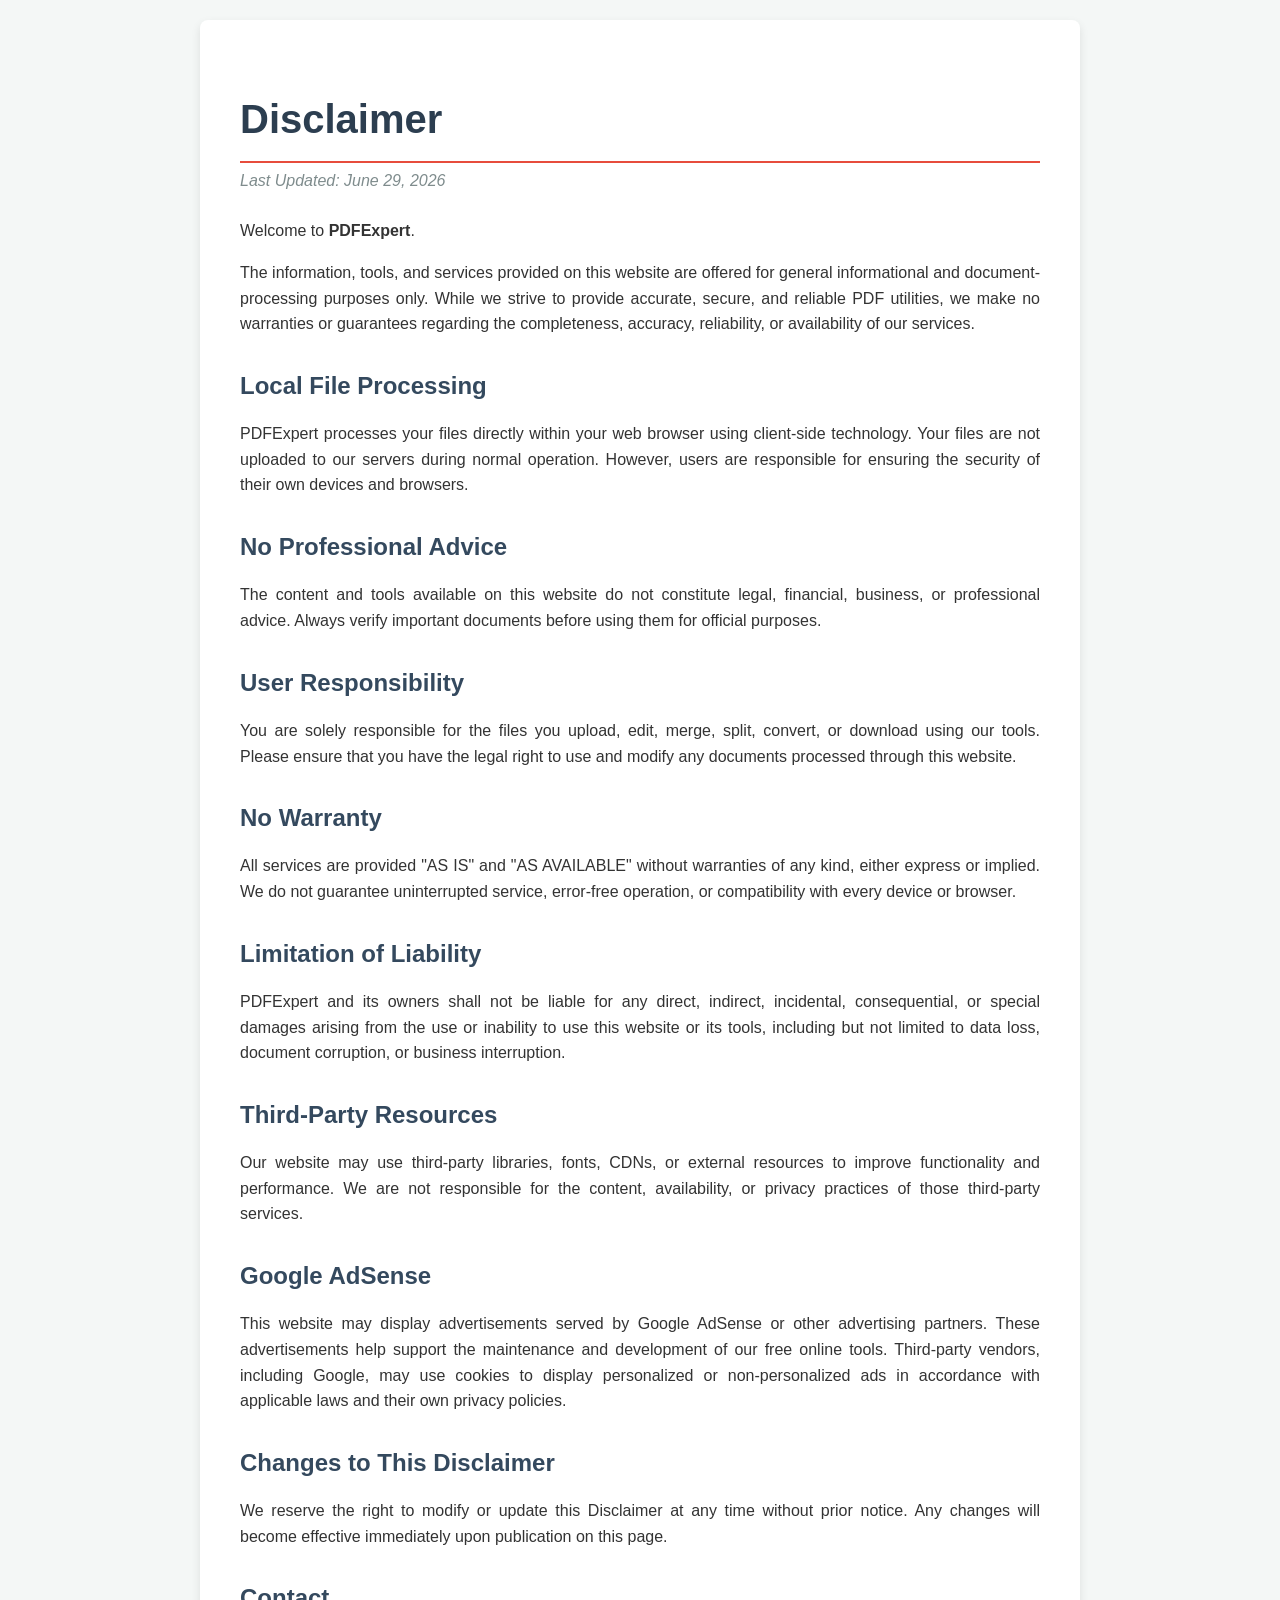
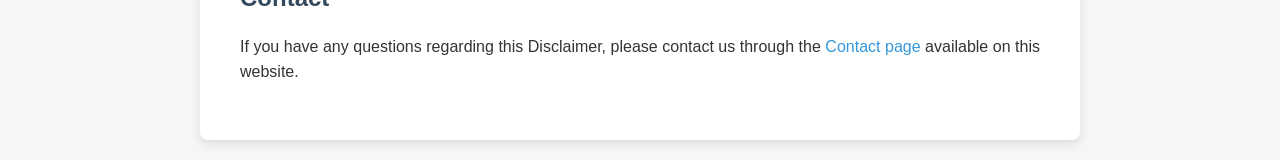
<file: disclaimer.html>
<!DOCTYPE html>
<html lang="en">
<head>
    <meta charset="UTF-8">
    <meta name="viewport" content="width=device-width, initial-scale=1.0">
    <title>Disclaimer - PDFExpert</title>
    <style>
        body {
            font-family: 'Segoe UI', Tahoma, Geneva, Verdana, sans-serif;
            line-height: 1.6;
            color: #333333;
            background-color: #f4f7f6;
            margin: 0;
            padding: 20px;
        }
        .disclaimer-container {
            max-width: 800px;
            margin: 0 auto;
            background-color: #ffffff;
            padding: 40px;
            border-radius: 8px;
            box-shadow: 0 4px 10px rgba(0, 0, 0, 0.1);
        }
        h1 {
            color: #2c3e50;
            font-size: 2.5em;
            margin-bottom: 5px;
            border-bottom: 2px solid #e74c3c;
            padding-bottom: 10px;
        }
        .last-updated {
            font-style: italic;
            color: #7f8c8d;
            margin-bottom: 25px;
            display: block;
        }
        h2 {
            color: #34495e;
            font-size: 1.5em;
            margin-top: 30px;
            margin-bottom: 10px;
        }
        p {
            margin-bottom: 15px;
            text-align: justify;
        }
        a {
            color: #3498db;
            text-decoration: none;
        }
        a:hover {
            text-decoration: underline;
        }
    </style>
</head>
<body>

    <div class="disclaimer-container">
        
        <h1>Disclaimer</h1>
        <span class="last-updated">Last Updated: June 29, 2026</span>

        <p>Welcome to <strong>PDFExpert</strong>.</p>
        <p>The information, tools, and services provided on this website are offered for general informational and document-processing purposes only. While we strive to provide accurate, secure, and reliable PDF utilities, we make no warranties or guarantees regarding the completeness, accuracy, reliability, or availability of our services.</p>

        <h2>Local File Processing</h2>
        <p>PDFExpert processes your files directly within your web browser using client-side technology. Your files are not uploaded to our servers during normal operation. However, users are responsible for ensuring the security of their own devices and browsers.</p>

        <h2>No Professional Advice</h2>
        <p>The content and tools available on this website do not constitute legal, financial, business, or professional advice. Always verify important documents before using them for official purposes.</p>

        <h2>User Responsibility</h2>
        <p>You are solely responsible for the files you upload, edit, merge, split, convert, or download using our tools. Please ensure that you have the legal right to use and modify any documents processed through this website.</p>

        <h2>No Warranty</h2>
        <p>All services are provided "AS IS" and "AS AVAILABLE" without warranties of any kind, either express or implied. We do not guarantee uninterrupted service, error-free operation, or compatibility with every device or browser.</p>

        <h2>Limitation of Liability</h2>
        <p>PDFExpert and its owners shall not be liable for any direct, indirect, incidental, consequential, or special damages arising from the use or inability to use this website or its tools, including but not limited to data loss, document corruption, or business interruption.</p>

        <h2>Third-Party Resources</h2>
        <p>Our website may use third-party libraries, fonts, CDNs, or external resources to improve functionality and performance. We are not responsible for the content, availability, or privacy practices of those third-party services.</p>

        <h2>Google AdSense</h2>
        <p>This website may display advertisements served by Google AdSense or other advertising partners. These advertisements help support the maintenance and development of our free online tools. Third-party vendors, including Google, may use cookies to display personalized or non-personalized ads in accordance with applicable laws and their own privacy policies.</p>

        <h2>Changes to This Disclaimer</h2>
        <p>We reserve the right to modify or update this Disclaimer at any time without prior notice. Any changes will become effective immediately upon publication on this page.</p>

        <h2>Contact</h2>
        <p>If you have any questions regarding this Disclaimer, please contact us through the <a href="/contact">Contact page</a> available on this website.</p>

    </div>

</body>
</html>
</file>
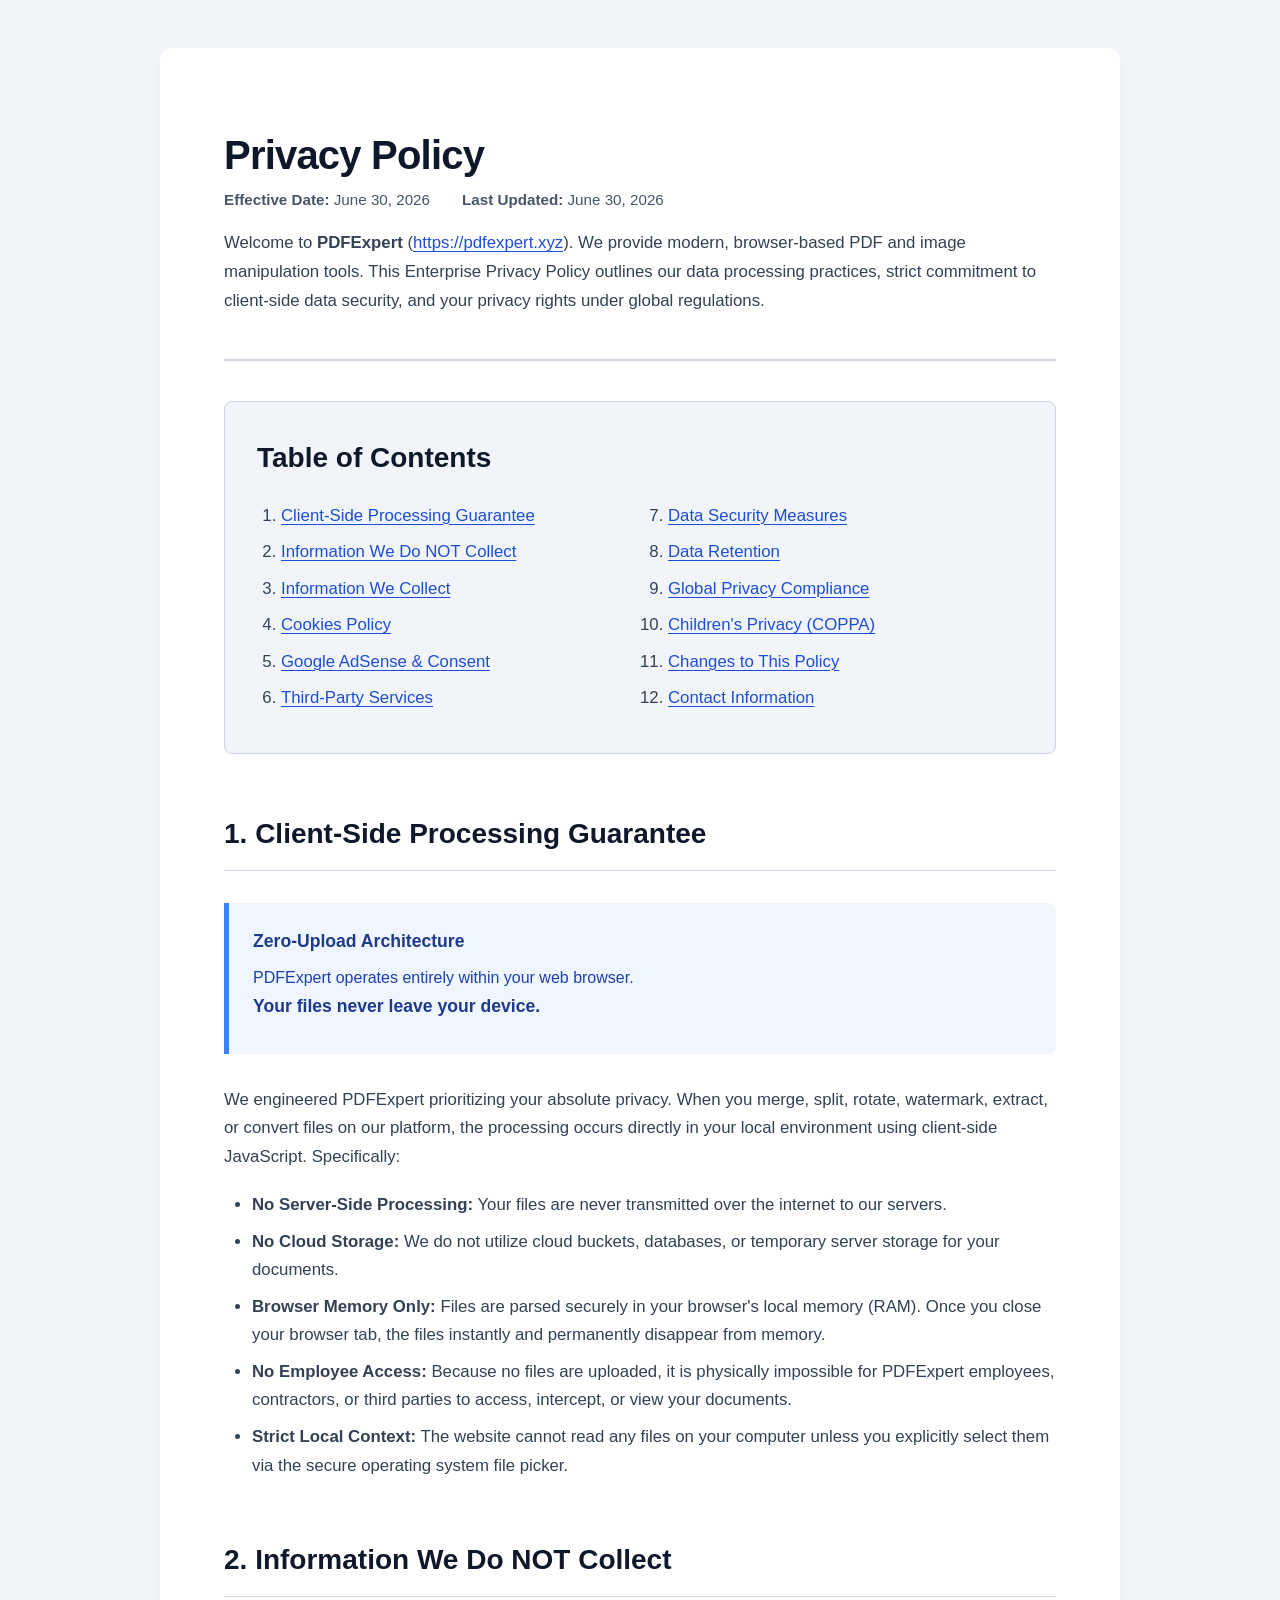
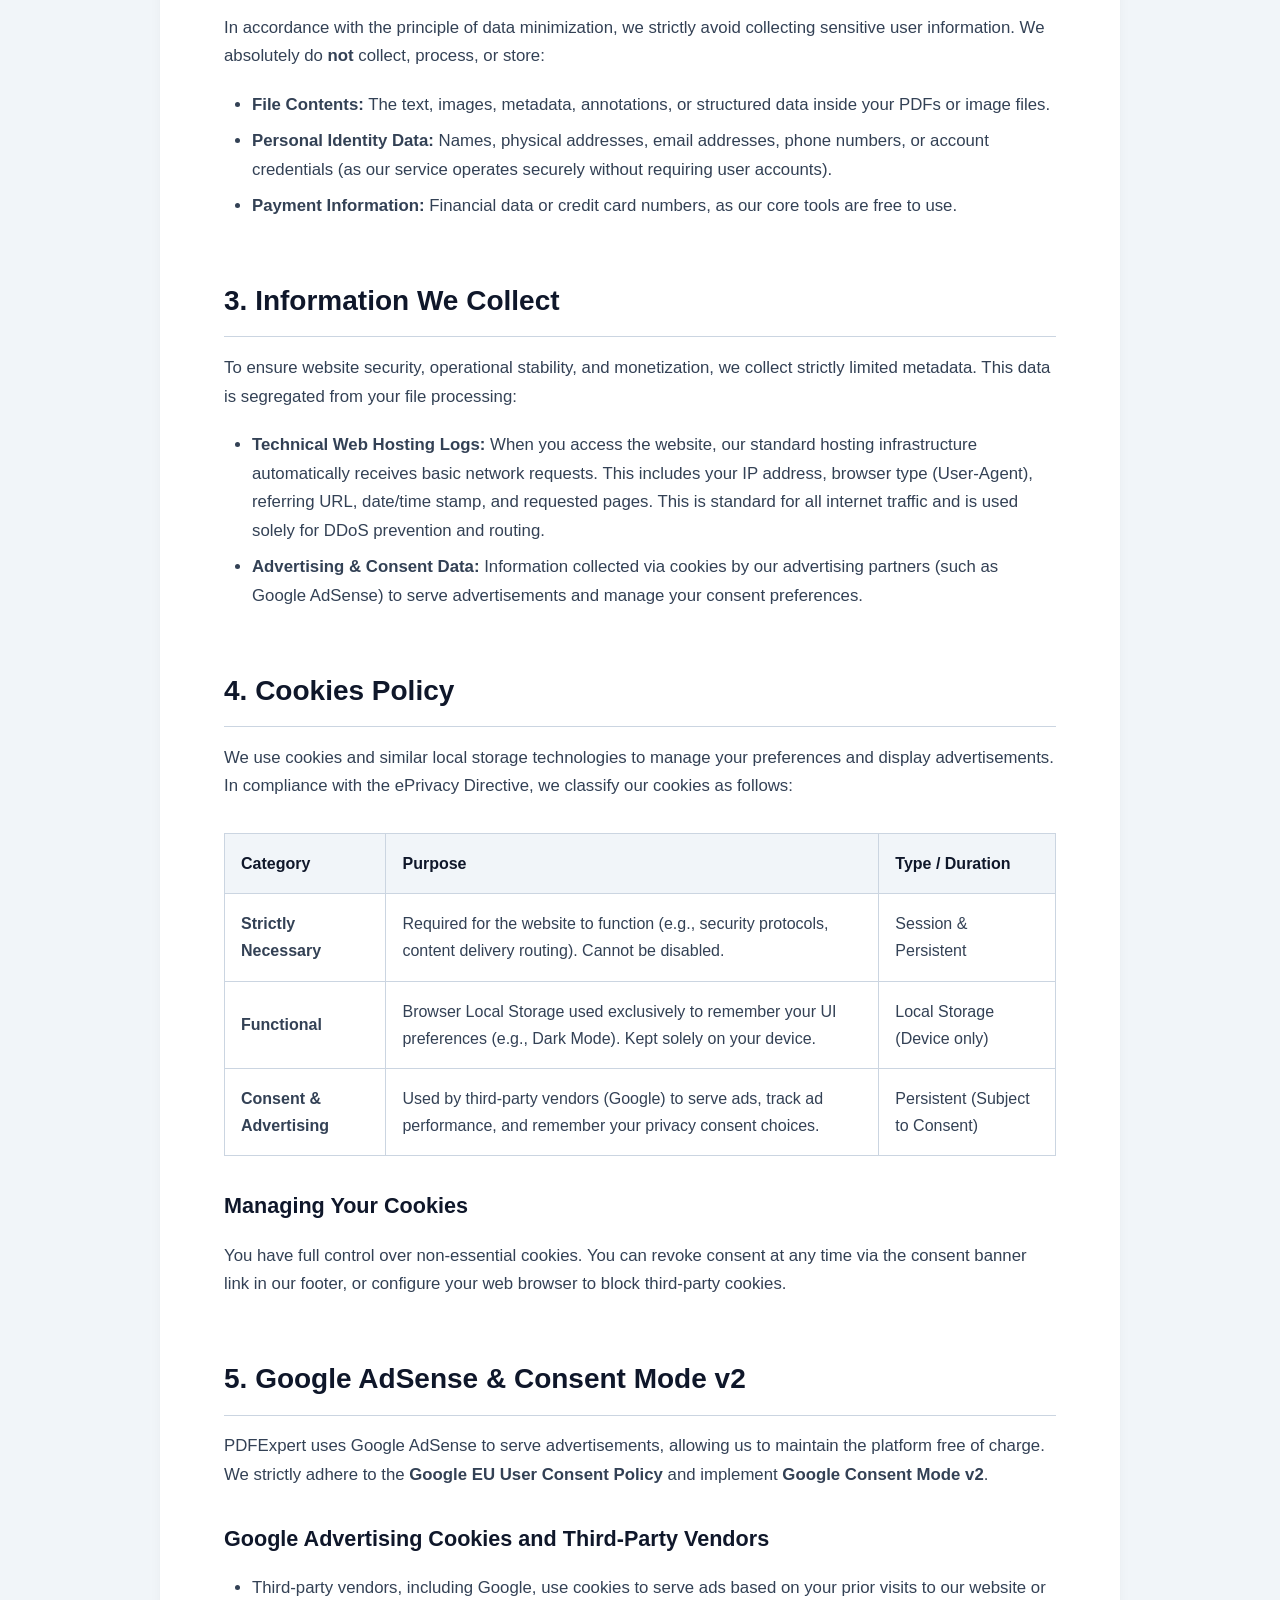
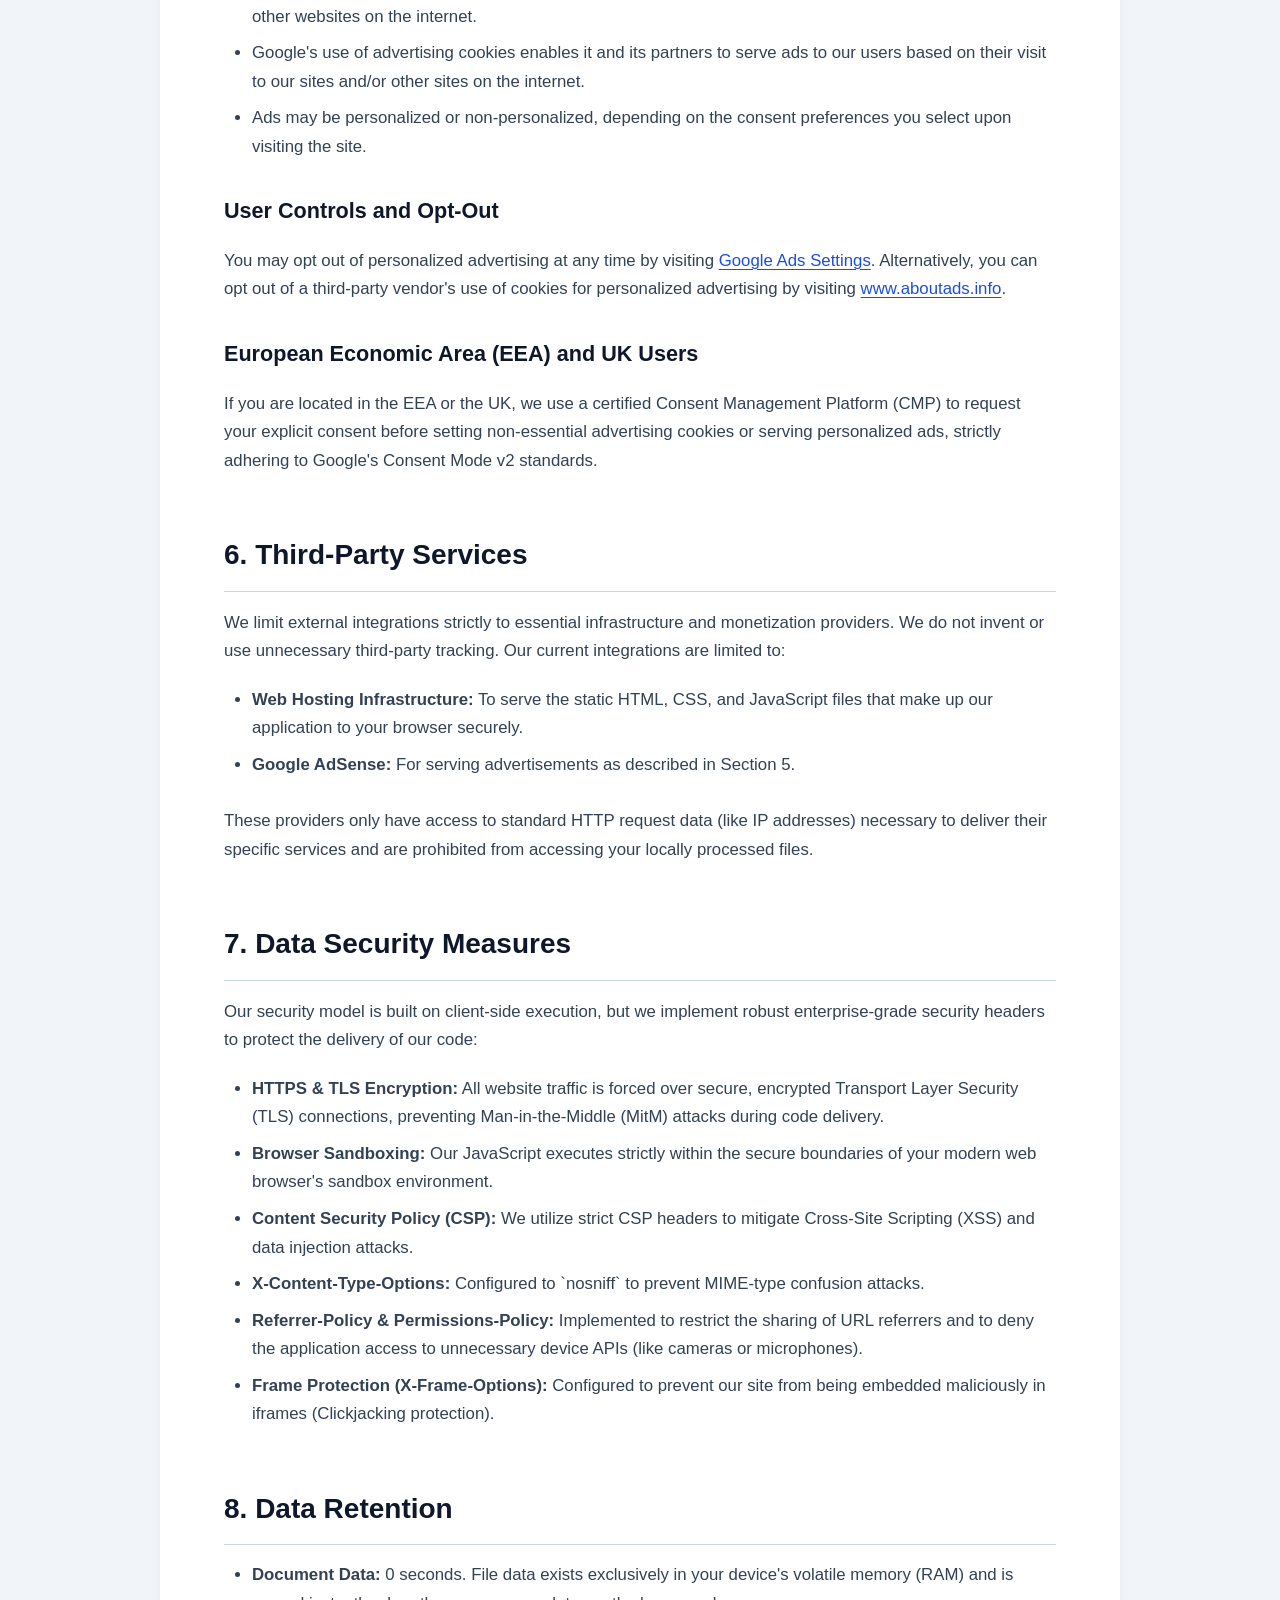
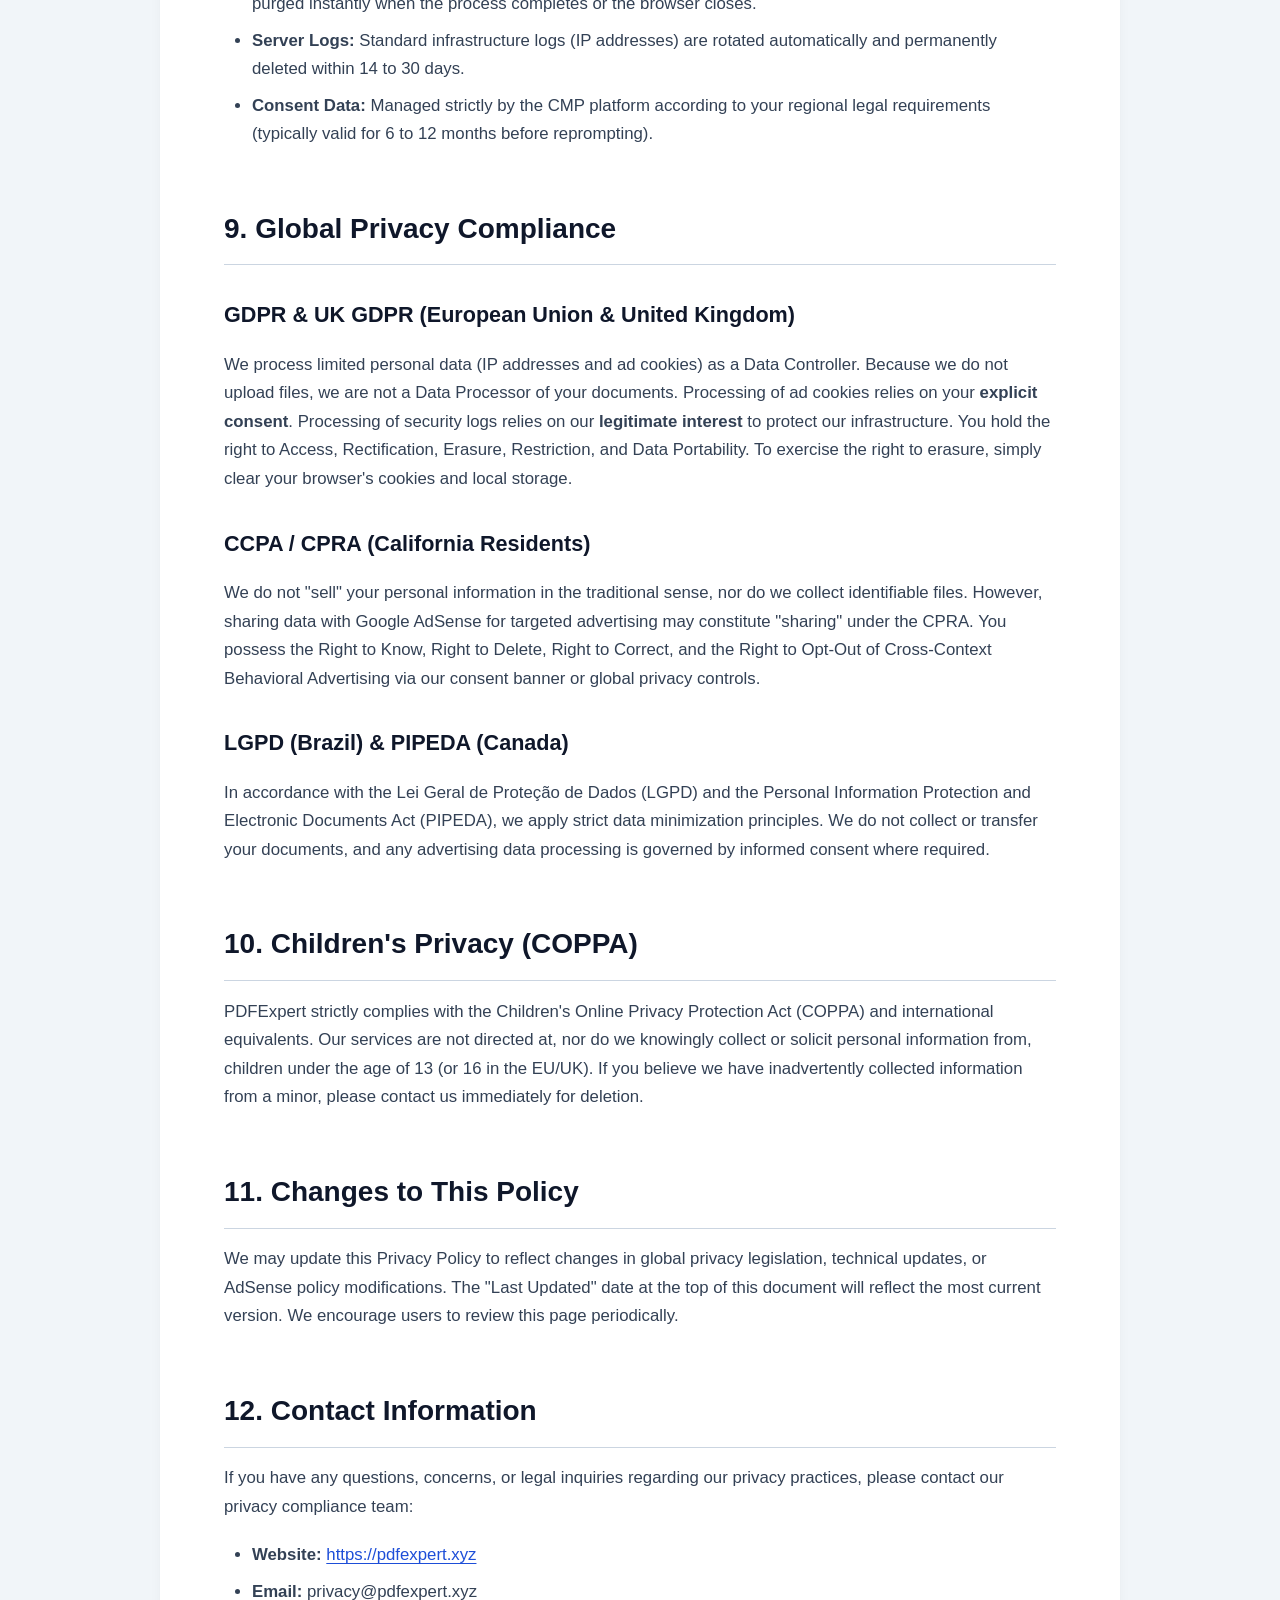
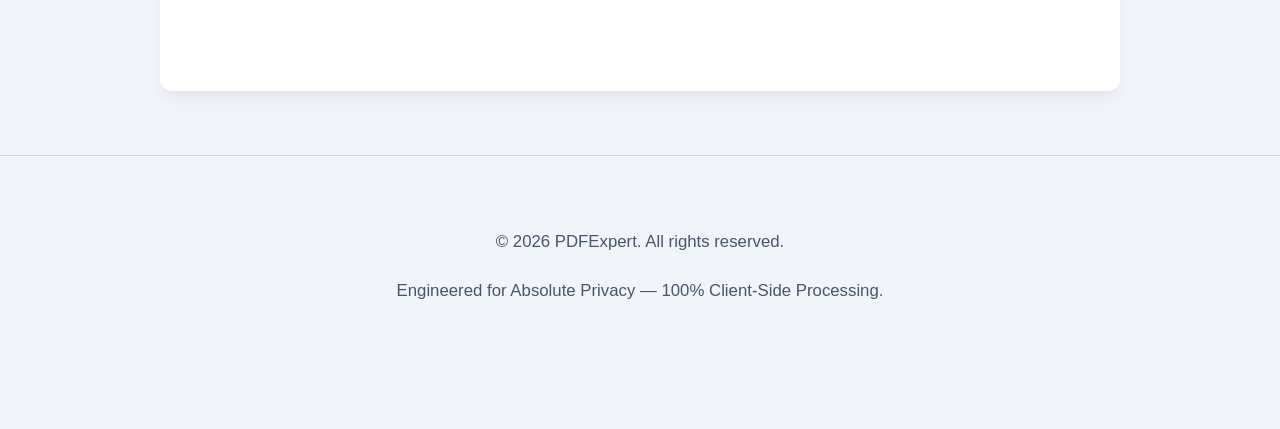
<file: privacy-policy.html>
<!DOCTYPE html>
<html lang="en" dir="ltr">
<head>
    <meta charset="UTF-8">
    <meta name="viewport" content="width=device-width, initial-scale=1.0">
    <title>Privacy Policy | PDFExpert - 100% Secure Client-Side PDF Tools</title>
    
    <!-- SEO & Meta Tags -->
    <meta name="description" content="Read the comprehensive Privacy Policy for PDFExpert. Learn how we protect your data with 100% client-side processing, meaning your files never leave your device.">
    <meta name="keywords" content="Privacy Policy, PDFExpert, Data Protection, Client-Side Processing, Secure PDF Tools, GDPR, CCPA, CPRA, LGPD">
    <meta name="robots" content="index, follow">
    <meta name="author" content="PDFExpert">
    <meta name="theme-color" content="#ffffff">
    
    <!-- Canonical URL -->
    <link rel="canonical" href="https://pdfexpert.xyz/privacy-policy">

    <!-- Open Graph Tags -->
    <meta property="og:title" content="Privacy Policy | PDFExpert">
    <meta property="og:description" content="Discover how PDFExpert ensures your absolute privacy with 100% secure, browser-based PDF processing. Your files are never uploaded to our servers.">
    <meta property="og:url" content="https://pdfexpert.xyz/privacy-policy">
    <meta property="og:type" content="website">
    <meta property="og:site_name" content="PDFExpert">
    <meta property="og:locale" content="en_US">

    <!-- Twitter Card Tags -->
    <meta name="twitter:card" content="summary_large_image">
    <meta name="twitter:title" content="Privacy Policy | PDFExpert">
    <meta name="twitter:description" content="Discover how PDFExpert ensures your privacy with 100% secure, browser-based PDF processing.">

    <!-- Schema.org WebPage & Organization JSON-LD -->
    <script type="application/ld+json">
    {
      "@context": "https://schema.org",
      "@graph": [
        {
          "@type": "Organization",
          "@id": "https://pdfexpert.xyz/#organization",
          "name": "PDFExpert",
          "url": "https://pdfexpert.xyz",
          "description": "Provider of modern, 100% client-side browser-based PDF tools."
        },
        {
          "@type": "WebPage",
          "@id": "https://pdfexpert.xyz/privacy-policy/#webpage",
          "url": "https://pdfexpert.xyz/privacy-policy",
          "name": "Privacy Policy - PDFExpert",
          "isPartOf": { "@id": "https://pdfexpert.xyz/#organization" },
          "description": "Privacy Policy for PDFExpert outlining data collection, AdSense cookies, and 100% client-side processing guarantees.",
          "inLanguage": "en-US",
          "datePublished": "2026-06-30T00:00:00+00:00",
          "dateModified": "2026-06-30T00:00:00+00:00"
        },
        {
          "@type": "BreadcrumbList",
          "itemListElement": [
            {
              "@type": "ListItem",
              "position": 1,
              "item": {
                "@id": "https://pdfexpert.xyz/",
                "name": "Home"
              }
            },
            {
              "@type": "ListItem",
              "position": 2,
              "item": {
                "@id": "https://pdfexpert.xyz/privacy-policy",
                "name": "Privacy Policy"
              }
            }
          ]
        }
      ]
    }
    </script>

    <!-- CSS Styling (WCAG 2.2 AA Compliant) -->
    <style>
        :root {
            /* WCAG AA compliant color palette */
            --primary-color: #0f172a;       /* Dark slate for headings */
            --accent-color: #1d4ed8;        /* Accessible blue for links */
            --accent-hover: #1e3a8a;        /* Darker blue for hover states */
            --text-main: #334155;           /* Slate 700 for high readability */
            --text-muted: #475569;          /* Slate 600 for meta text */
            --bg-body: #f1f5f9;             /* Slate 100 */
            --bg-container: #ffffff;
            --border-color: #cbd5e1;        /* Slate 300 */
            --highlight-bg: #eff6ff;        /* Blue 50 */
            --highlight-border: #3b82f6;    /* Blue 500 */
            --font-stack: 'Inter', -apple-system, BlinkMacSystemFont, "Segoe UI", Roboto, Helvetica, Arial, sans-serif;
            --focus-ring: 3px solid #60a5fa;
        }

        *, *::before, *::after {
            box-sizing: border-box;
        }

        body {
            font-family: var(--font-stack);
            background-color: var(--bg-body);
            color: var(--text-main);
            line-height: 1.7;
            margin: 0;
            padding: 0;
            -webkit-font-smoothing: antialiased;
            -moz-osx-font-smoothing: grayscale;
        }

        /* Accessibility: Skip link */
        .skip-link {
            position: absolute;
            top: -100px;
            left: 0;
            background: var(--primary-color);
            color: #ffffff;
            padding: 12px 24px;
            z-index: 9999;
            text-decoration: none;
            font-weight: 600;
            transition: top 0.2s ease-in-out;
        }

        .skip-link:focus {
            top: 0;
            outline: var(--focus-ring);
            outline-offset: 2px;
        }

        .container {
            max-width: 960px;
            margin: 3rem auto;
            background-color: var(--bg-container);
            padding: 3.5rem 4rem;
            border-radius: 12px;
            box-shadow: 0 10px 15px -3px rgba(0, 0, 0, 0.05), 0 4px 6px -4px rgba(0, 0, 0, 0.05);
        }

        header {
            border-bottom: 2px solid var(--border-color);
            margin-bottom: 2.5rem;
            padding-bottom: 1.5rem;
        }

        h1 {
            color: var(--primary-color);
            font-size: 2.5rem;
            margin-bottom: 0.5rem;
            line-height: 1.2;
            letter-spacing: -0.02em;
        }

        .meta-dates {
            font-size: 0.95rem;
            color: var(--text-muted);
            margin-bottom: 1rem;
            display: flex;
            gap: 2rem;
            flex-wrap: wrap;
        }

        h2 {
            color: var(--primary-color);
            font-size: 1.75rem;
            margin-top: 3.5rem;
            margin-bottom: 1rem;
            border-bottom: 1px solid var(--border-color);
            padding-bottom: 0.75rem;
            scroll-margin-top: 2rem;
        }

        h3 {
            color: var(--primary-color);
            font-size: 1.35rem;
            margin-top: 2rem;
            margin-bottom: 0.75rem;
        }

        p, li {
            font-size: 1.05rem;
            margin-bottom: 1.25rem;
        }

        ul, ol {
            padding-left: 1.75rem;
            margin-bottom: 1.75rem;
        }

        li {
            margin-bottom: 0.5rem;
        }

        a {
            color: var(--accent-color);
            text-decoration: underline;
            text-decoration-thickness: 1px;
            text-underline-offset: 3px;
            transition: color 0.15s ease, text-decoration-thickness 0.15s ease;
        }

        a:hover, a:focus {
            color: var(--accent-hover);
            text-decoration-thickness: 2px;
        }

        a:focus-visible {
            outline: var(--focus-ring);
            outline-offset: 3px;
            border-radius: 2px;
        }

        .toc-box {
            background-color: var(--bg-body);
            padding: 2rem;
            border-radius: 8px;
            border: 1px solid var(--border-color);
            margin-bottom: 3rem;
        }

        .toc-box h2 {
            margin-top: 0;
            border-bottom: none;
            padding-bottom: 0;
            margin-bottom: 1.25rem;
        }

        .toc-box ol {
            list-style-type: decimal;
            padding-left: 1.5rem;
            column-count: 2;
            column-gap: 2rem;
            margin-bottom: 0;
        }

        .toc-box li {
            margin-bottom: 0.5rem;
            break-inside: avoid;
        }

        .highlight-notice {
            background-color: var(--highlight-bg);
            border-left: 5px solid var(--highlight-border);
            padding: 1.5rem;
            margin: 2rem 0;
            border-radius: 0 8px 8px 0;
            color: #1e40af; /* High contrast text */
            font-weight: 500;
        }

        .highlight-notice strong {
            color: #1e3a8a;
            font-size: 1.1rem;
            display: block;
            margin-bottom: 0.5rem;
        }

        footer {
            margin-top: 4rem;
            text-align: center;
            font-size: 0.95rem;
            color: var(--text-muted);
            border-top: 1px solid var(--border-color);
            padding-top: 2.5rem;
            padding-bottom: 2.5rem;
        }

        table {
            width: 100%;
            border-collapse: collapse;
            margin: 2rem 0;
        }

        th, td {
            border: 1px solid var(--border-color);
            padding: 1rem;
            text-align: left;
        }

        th {
            background-color: var(--bg-body);
            color: var(--primary-color);
            font-weight: 600;
        }

        @media (max-width: 768px) {
            .container {
                margin: 1rem;
                padding: 2rem 1.5rem;
                border-radius: 8px;
            }
            .toc-box ol {
                column-count: 1;
            }
            h1 {
                font-size: 2rem;
            }
            .meta-dates {
                flex-direction: column;
                gap: 0.25rem;
            }
        }
    </style>
</head>
<body>

    <a href="#main-content" class="skip-link">Skip to main content</a>

    <main class="container" id="main-content">
        <header>
            <h1>Privacy Policy</h1>
            <div class="meta-dates">
                <span><strong>Effective Date:</strong> June 30, 2026</span>
                <span><strong>Last Updated:</strong> June 30, 2026</span>
            </div>
            <p>Welcome to <strong>PDFExpert</strong> (<a href="https://pdfexpert.xyz">https://pdfexpert.xyz</a>). We provide modern, browser-based PDF and image manipulation tools. This Enterprise Privacy Policy outlines our data processing practices, strict commitment to client-side data security, and your privacy rights under global regulations.</p>
        </header>

        <nav class="toc-box" aria-label="Table of Contents">
            <h2>Table of Contents</h2>
            <ol>
                <li><a href="#client-side-processing">Client-Side Processing Guarantee</a></li>
                <li><a href="#information-we-do-not-collect">Information We Do NOT Collect</a></li>
                <li><a href="#information-we-collect">Information We Collect</a></li>
                <li><a href="#cookies-policy">Cookies Policy</a></li>
                <li><a href="#google-adsense">Google AdSense & Consent</a></li>
                <li><a href="#third-party-services">Third-Party Services</a></li>
                <li><a href="#security-measures">Data Security Measures</a></li>
                <li><a href="#data-retention">Data Retention</a></li>
                <li><a href="#global-privacy">Global Privacy Compliance</a></li>
                <li><a href="#childrens-privacy">Children's Privacy (COPPA)</a></li>
                <li><a href="#changes">Changes to This Policy</a></li>
                <li><a href="#contact">Contact Information</a></li>
            </ol>
        </nav>

        <section id="client-side-processing">
            <h2>1. Client-Side Processing Guarantee</h2>
            <div class="highlight-notice">
                <strong>Zero-Upload Architecture</strong>
                PDFExpert operates entirely within your web browser. <strong>Your files never leave your device.</strong>
            </div>
            <p>We engineered PDFExpert prioritizing your absolute privacy. When you merge, split, rotate, watermark, extract, or convert files on our platform, the processing occurs directly in your local environment using client-side JavaScript. Specifically:</p>
            <ul>
                <li><strong>No Server-Side Processing:</strong> Your files are never transmitted over the internet to our servers.</li>
                <li><strong>No Cloud Storage:</strong> We do not utilize cloud buckets, databases, or temporary server storage for your documents.</li>
                <li><strong>Browser Memory Only:</strong> Files are parsed securely in your browser's local memory (RAM). Once you close your browser tab, the files instantly and permanently disappear from memory.</li>
                <li><strong>No Employee Access:</strong> Because no files are uploaded, it is physically impossible for PDFExpert employees, contractors, or third parties to access, intercept, or view your documents.</li>
                <li><strong>Strict Local Context:</strong> The website cannot read any files on your computer unless you explicitly select them via the secure operating system file picker.</li>
            </ul>
        </section>

        <section id="information-we-do-not-collect">
            <h2>2. Information We Do NOT Collect</h2>
            <p>In accordance with the principle of data minimization, we strictly avoid collecting sensitive user information. We absolutely do <strong>not</strong> collect, process, or store:</p>
            <ul>
                <li><strong>File Contents:</strong> The text, images, metadata, annotations, or structured data inside your PDFs or image files.</li>
                <li><strong>Personal Identity Data:</strong> Names, physical addresses, email addresses, phone numbers, or account credentials (as our service operates securely without requiring user accounts).</li>
                <li><strong>Payment Information:</strong> Financial data or credit card numbers, as our core tools are free to use.</li>
            </ul>
        </section>

        <section id="information-we-collect">
            <h2>3. Information We Collect</h2>
            <p>To ensure website security, operational stability, and monetization, we collect strictly limited metadata. This data is segregated from your file processing:</p>
            <ul>
                <li><strong>Technical Web Hosting Logs:</strong> When you access the website, our standard hosting infrastructure automatically receives basic network requests. This includes your IP address, browser type (User-Agent), referring URL, date/time stamp, and requested pages. This is standard for all internet traffic and is used solely for DDoS prevention and routing.</li>
                <li><strong>Advertising & Consent Data:</strong> Information collected via cookies by our advertising partners (such as Google AdSense) to serve advertisements and manage your consent preferences.</li>
            </ul>
        </section>

        <section id="cookies-policy">
            <h2>4. Cookies Policy</h2>
            <p>We use cookies and similar local storage technologies to manage your preferences and display advertisements. In compliance with the ePrivacy Directive, we classify our cookies as follows:</p>
            
            <table>
                <thead>
                    <tr>
                        <th scope="col">Category</th>
                        <th scope="col">Purpose</th>
                        <th scope="col">Type / Duration</th>
                    </tr>
                </thead>
                <tbody>
                    <tr>
                        <td><strong>Strictly Necessary</strong></td>
                        <td>Required for the website to function (e.g., security protocols, content delivery routing). Cannot be disabled.</td>
                        <td>Session & Persistent</td>
                    </tr>
                    <tr>
                        <td><strong>Functional</strong></td>
                        <td>Browser Local Storage used exclusively to remember your UI preferences (e.g., Dark Mode). Kept solely on your device.</td>
                        <td>Local Storage (Device only)</td>
                    </tr>
                    <tr>
                        <td><strong>Consent & Advertising</strong></td>
                        <td>Used by third-party vendors (Google) to serve ads, track ad performance, and remember your privacy consent choices.</td>
                        <td>Persistent (Subject to Consent)</td>
                    </tr>
                </tbody>
            </table>

            <h3>Managing Your Cookies</h3>
            <p>You have full control over non-essential cookies. You can revoke consent at any time via the consent banner link in our footer, or configure your web browser to block third-party cookies.</p>
        </section>

        <section id="google-adsense">
            <h2>5. Google AdSense & Consent Mode v2</h2>
            <p>PDFExpert uses Google AdSense to serve advertisements, allowing us to maintain the platform free of charge. We strictly adhere to the <strong>Google EU User Consent Policy</strong> and implement <strong>Google Consent Mode v2</strong>.</p>
            
            <h3>Google Advertising Cookies and Third-Party Vendors</h3>
            <ul>
                <li>Third-party vendors, including Google, use cookies to serve ads based on your prior visits to our website or other websites on the internet.</li>
                <li>Google's use of advertising cookies enables it and its partners to serve ads to our users based on their visit to our sites and/or other sites on the internet.</li>
                <li>Ads may be personalized or non-personalized, depending on the consent preferences you select upon visiting the site.</li>
            </ul>

            <h3>User Controls and Opt-Out</h3>
            <p>You may opt out of personalized advertising at any time by visiting <a href="https://adssettings.google.com/" target="_blank" rel="noopener noreferrer">Google Ads Settings</a>. Alternatively, you can opt out of a third-party vendor's use of cookies for personalized advertising by visiting <a href="https://www.aboutads.info/choices/" target="_blank" rel="noopener noreferrer">www.aboutads.info</a>.</p>

            <h3>European Economic Area (EEA) and UK Users</h3>
            <p>If you are located in the EEA or the UK, we use a certified Consent Management Platform (CMP) to request your explicit consent before setting non-essential advertising cookies or serving personalized ads, strictly adhering to Google's Consent Mode v2 standards.</p>
        </section>

        <section id="third-party-services">
            <h2>6. Third-Party Services</h2>
            <p>We limit external integrations strictly to essential infrastructure and monetization providers. We do not invent or use unnecessary third-party tracking. Our current integrations are limited to:</p>
            <ul>
                <li><strong>Web Hosting Infrastructure:</strong> To serve the static HTML, CSS, and JavaScript files that make up our application to your browser securely.</li>
                <li><strong>Google AdSense:</strong> For serving advertisements as described in Section 5.</li>
            </ul>
            <p>These providers only have access to standard HTTP request data (like IP addresses) necessary to deliver their specific services and are prohibited from accessing your locally processed files.</p>
        </section>

        <section id="security-measures">
            <h2>7. Data Security Measures</h2>
            <p>Our security model is built on client-side execution, but we implement robust enterprise-grade security headers to protect the delivery of our code:</p>
            <ul>
                <li><strong>HTTPS & TLS Encryption:</strong> All website traffic is forced over secure, encrypted Transport Layer Security (TLS) connections, preventing Man-in-the-Middle (MitM) attacks during code delivery.</li>
                <li><strong>Browser Sandboxing:</strong> Our JavaScript executes strictly within the secure boundaries of your modern web browser's sandbox environment.</li>
                <li><strong>Content Security Policy (CSP):</strong> We utilize strict CSP headers to mitigate Cross-Site Scripting (XSS) and data injection attacks.</li>
                <li><strong>X-Content-Type-Options:</strong> Configured to `nosniff` to prevent MIME-type confusion attacks.</li>
                <li><strong>Referrer-Policy & Permissions-Policy:</strong> Implemented to restrict the sharing of URL referrers and to deny the application access to unnecessary device APIs (like cameras or microphones).</li>
                <li><strong>Frame Protection (X-Frame-Options):</strong> Configured to prevent our site from being embedded maliciously in iframes (Clickjacking protection).</li>
            </ul>
        </section>

        <section id="data-retention">
            <h2>8. Data Retention</h2>
            <ul>
                <li><strong>Document Data:</strong> 0 seconds. File data exists exclusively in your device's volatile memory (RAM) and is purged instantly when the process completes or the browser closes.</li>
                <li><strong>Server Logs:</strong> Standard infrastructure logs (IP addresses) are rotated automatically and permanently deleted within 14 to 30 days.</li>
                <li><strong>Consent Data:</strong> Managed strictly by the CMP platform according to your regional legal requirements (typically valid for 6 to 12 months before reprompting).</li>
            </ul>
        </section>

        <section id="global-privacy">
            <h2>9. Global Privacy Compliance</h2>
            
            <h3>GDPR & UK GDPR (European Union & United Kingdom)</h3>
            <p>We process limited personal data (IP addresses and ad cookies) as a Data Controller. Because we do not upload files, we are not a Data Processor of your documents. Processing of ad cookies relies on your <strong>explicit consent</strong>. Processing of security logs relies on our <strong>legitimate interest</strong> to protect our infrastructure. You hold the right to Access, Rectification, Erasure, Restriction, and Data Portability. To exercise the right to erasure, simply clear your browser's cookies and local storage.</p>

            <h3>CCPA / CPRA (California Residents)</h3>
            <p>We do not "sell" your personal information in the traditional sense, nor do we collect identifiable files. However, sharing data with Google AdSense for targeted advertising may constitute "sharing" under the CPRA. You possess the Right to Know, Right to Delete, Right to Correct, and the Right to Opt-Out of Cross-Context Behavioral Advertising via our consent banner or global privacy controls.</p>

            <h3>LGPD (Brazil) & PIPEDA (Canada)</h3>
            <p>In accordance with the Lei Geral de Proteção de Dados (LGPD) and the Personal Information Protection and Electronic Documents Act (PIPEDA), we apply strict data minimization principles. We do not collect or transfer your documents, and any advertising data processing is governed by informed consent where required.</p>
        </section>

        <section id="childrens-privacy">
            <h2>10. Children's Privacy (COPPA)</h2>
            <p>PDFExpert strictly complies with the Children's Online Privacy Protection Act (COPPA) and international equivalents. Our services are not directed at, nor do we knowingly collect or solicit personal information from, children under the age of 13 (or 16 in the EU/UK). If you believe we have inadvertently collected information from a minor, please contact us immediately for deletion.</p>
        </section>

        <section id="changes">
            <h2>11. Changes to This Policy</h2>
            <p>We may update this Privacy Policy to reflect changes in global privacy legislation, technical updates, or AdSense policy modifications. The "Last Updated" date at the top of this document will reflect the most current version. We encourage users to review this page periodically.</p>
        </section>

        <section id="contact">
            <h2>12. Contact Information</h2>
            <p>If you have any questions, concerns, or legal inquiries regarding our privacy practices, please contact our privacy compliance team:</p>
            <ul>
                <li><strong>Website:</strong> <a href="https://pdfexpert.xyz">https://pdfexpert.xyz</a></li>
                <li><strong>Email:</strong> privacy@pdfexpert.xyz</li>
            </ul>
        </section>
    </main>

    <footer>
        <div class="container" style="box-shadow: none; padding: 1rem; margin-top: 0; background: transparent;">
            <p>&copy; 2026 PDFExpert. All rights reserved.</p>
            <p>Engineered for Absolute Privacy &mdash; 100% Client-Side Processing.</p>
        </div>
    </footer>

</body>
</html>
</file>
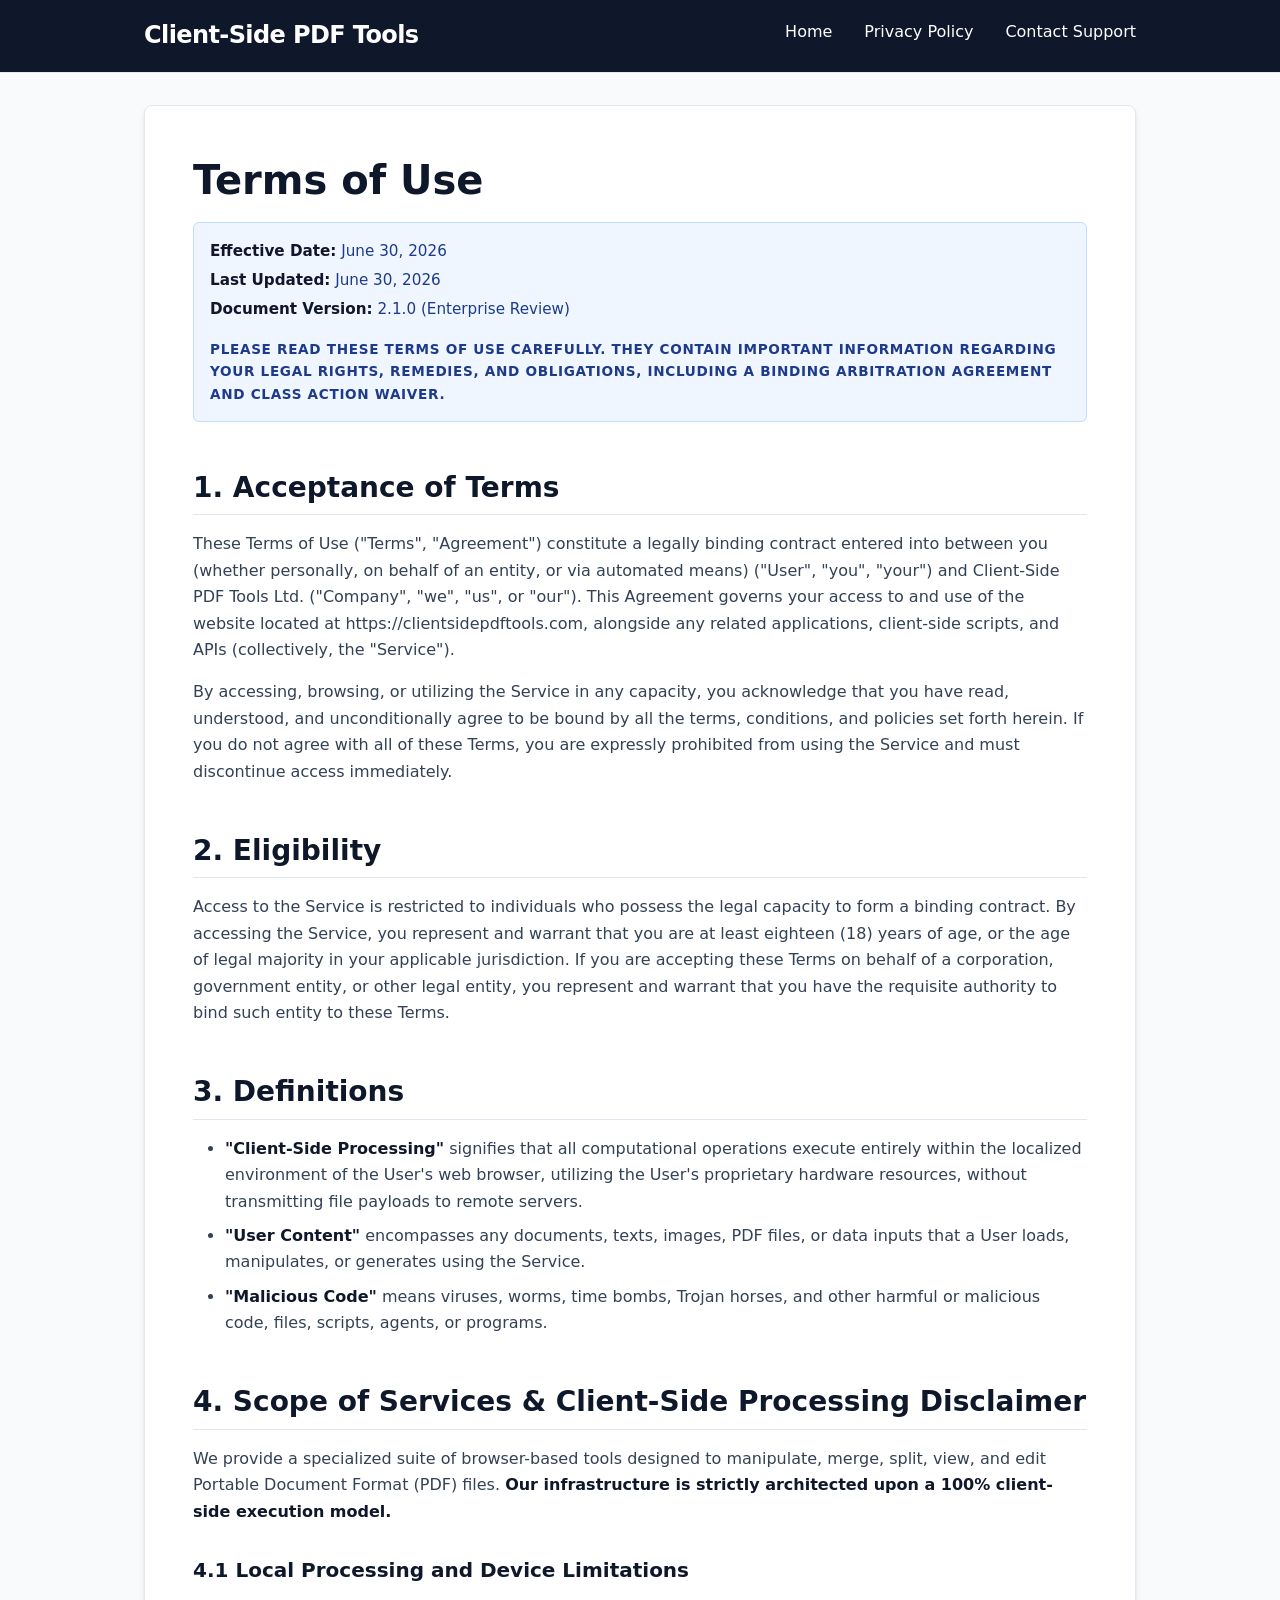
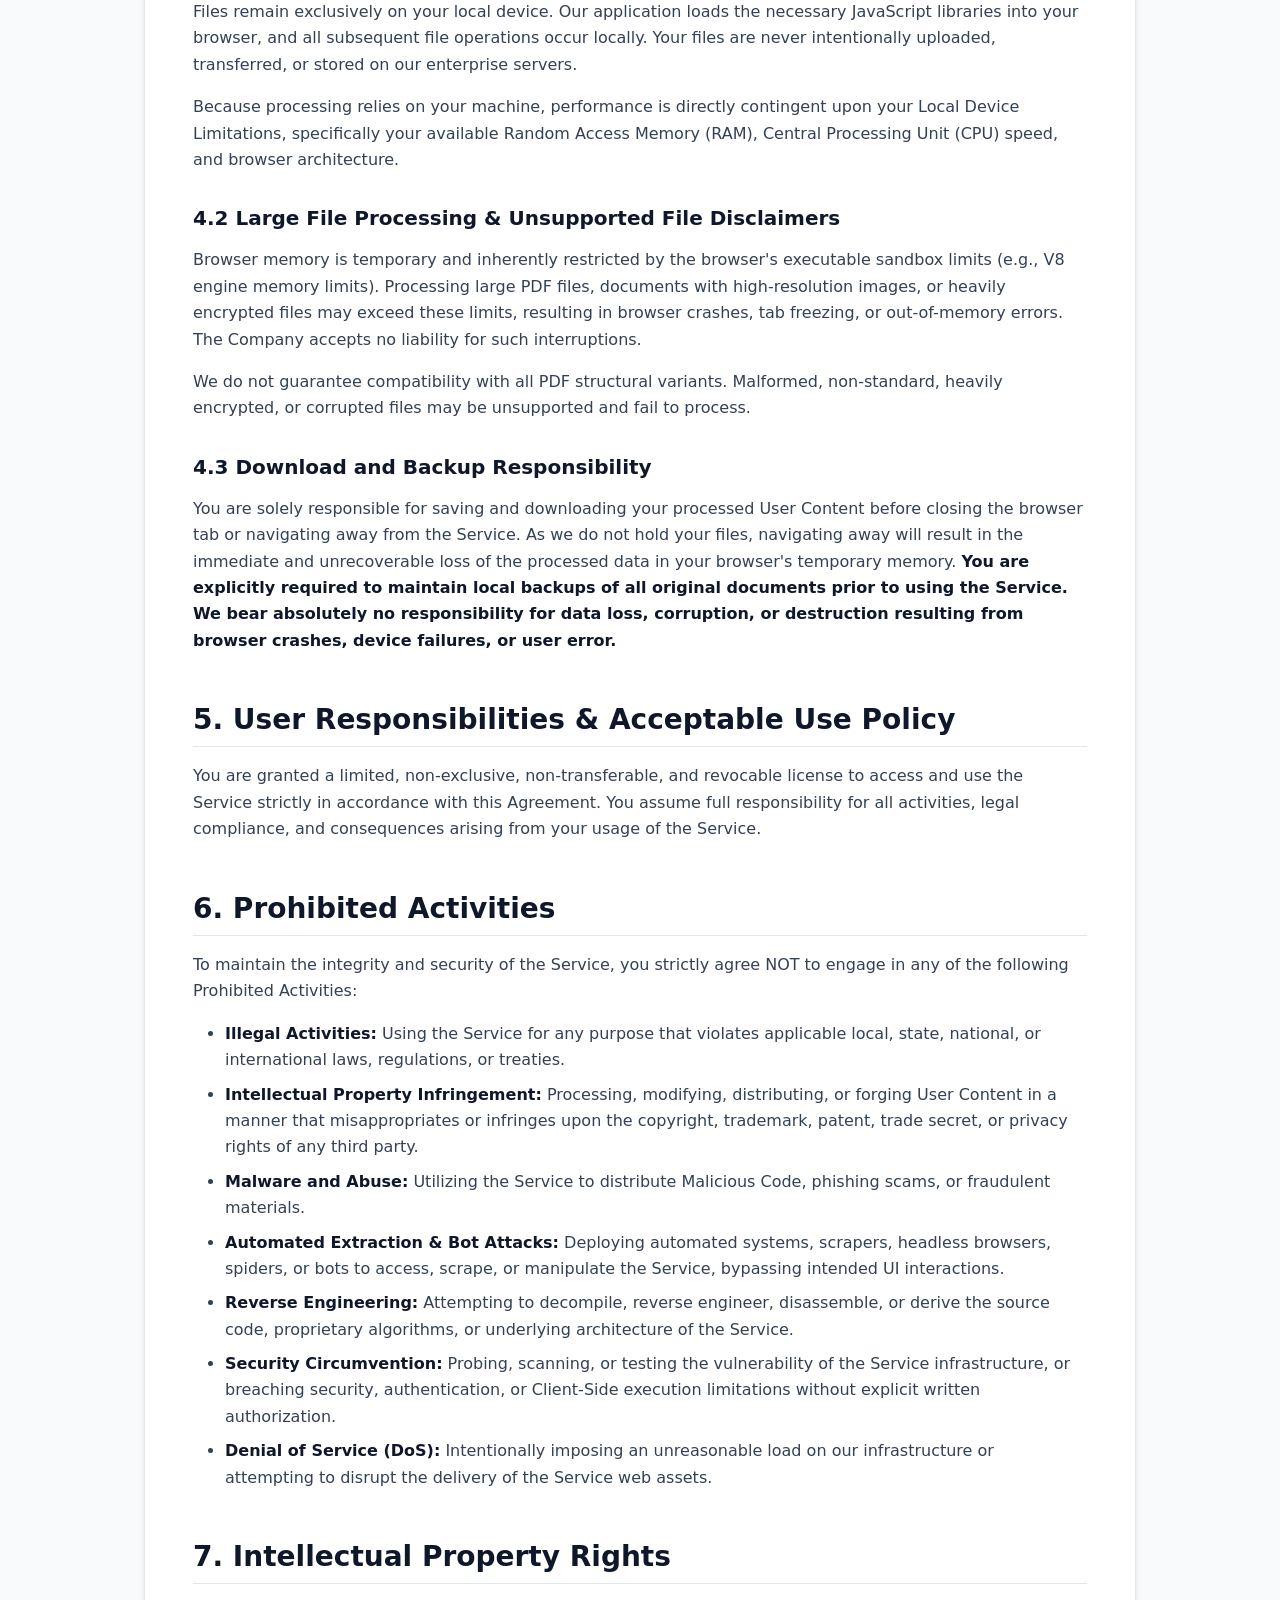
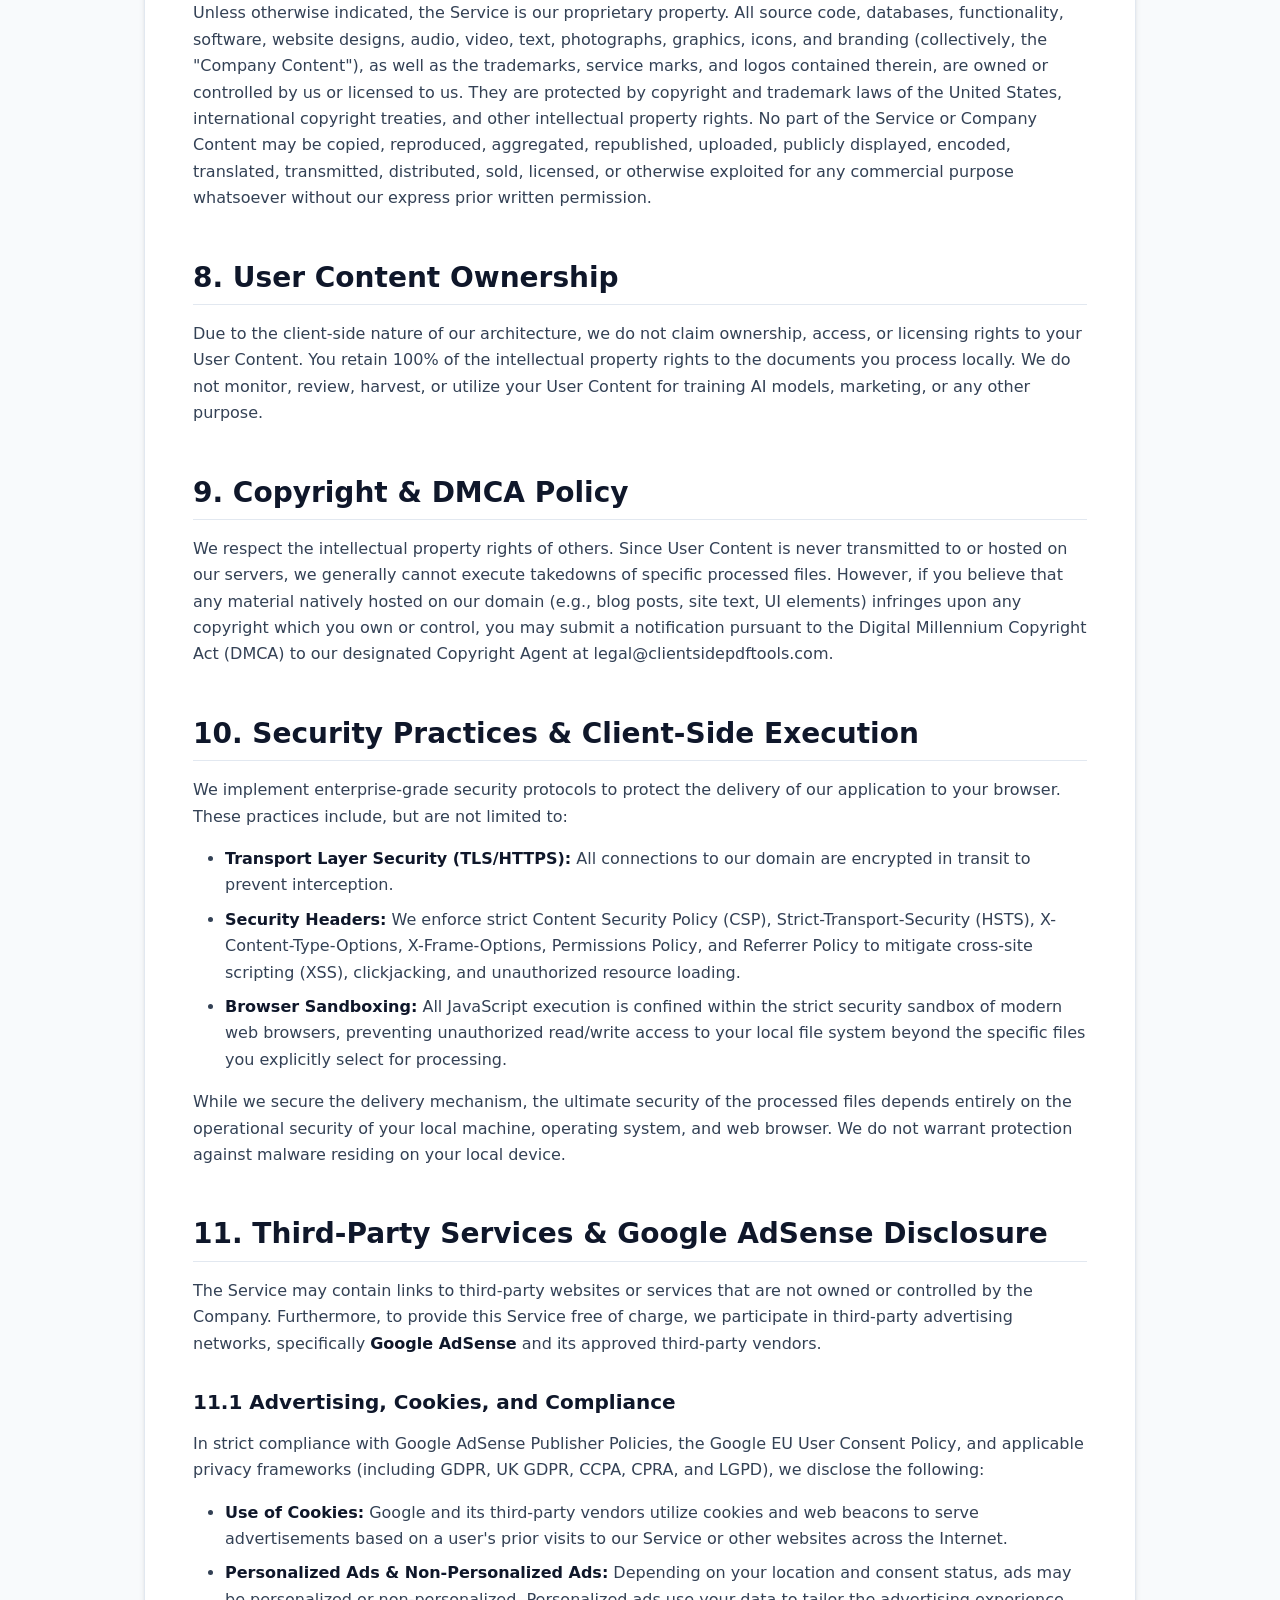
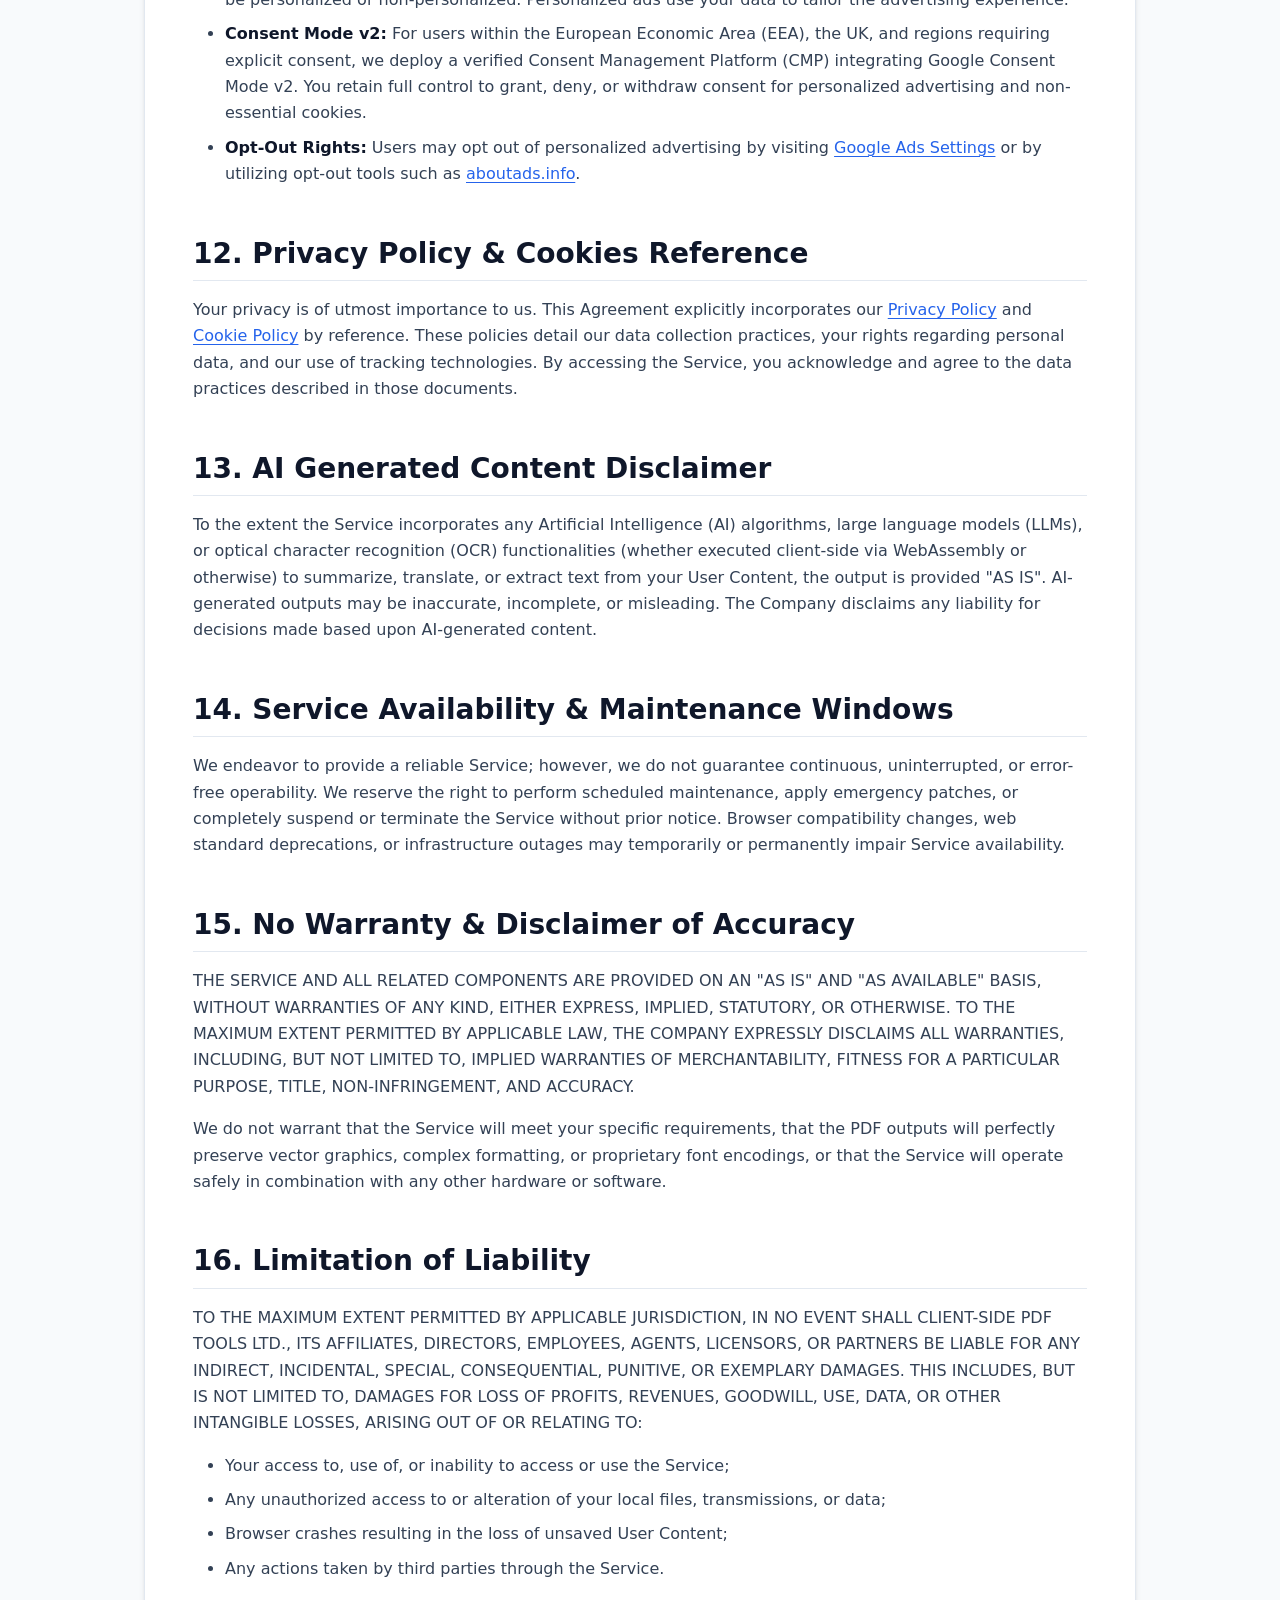
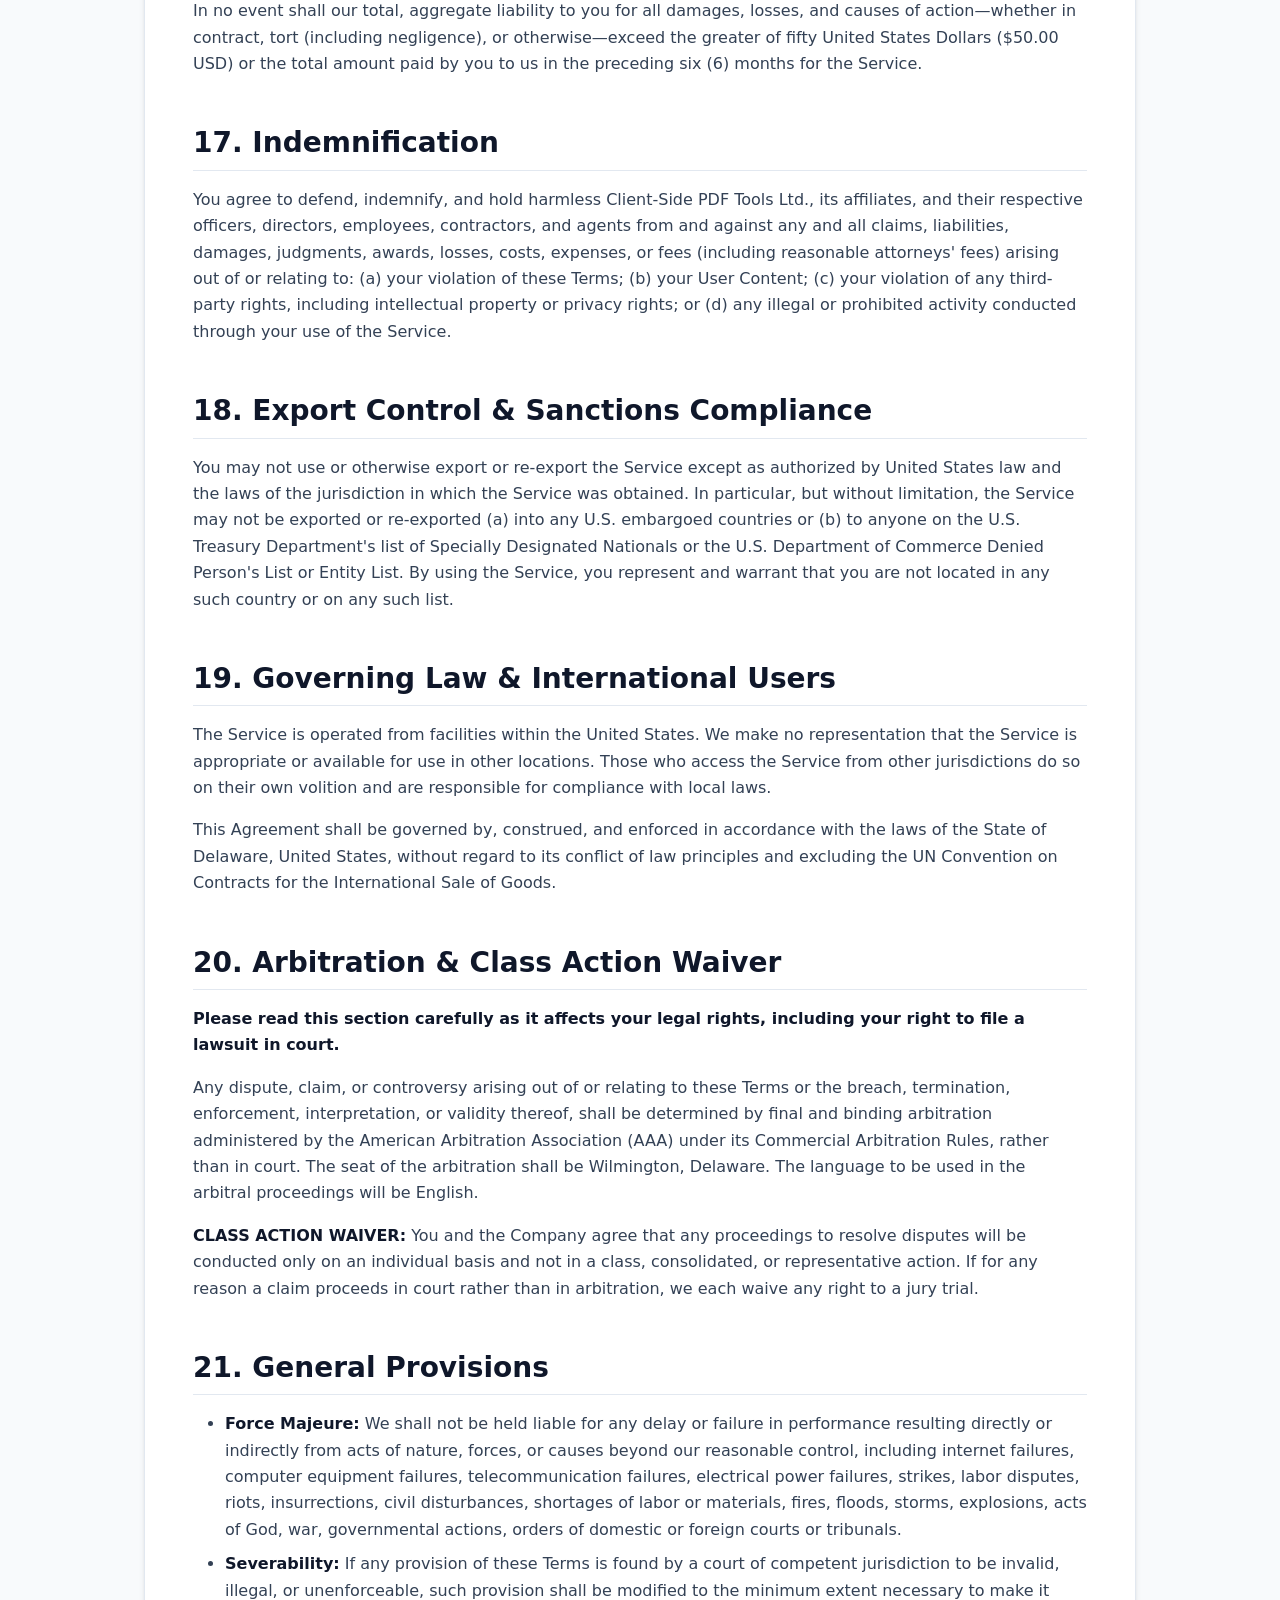
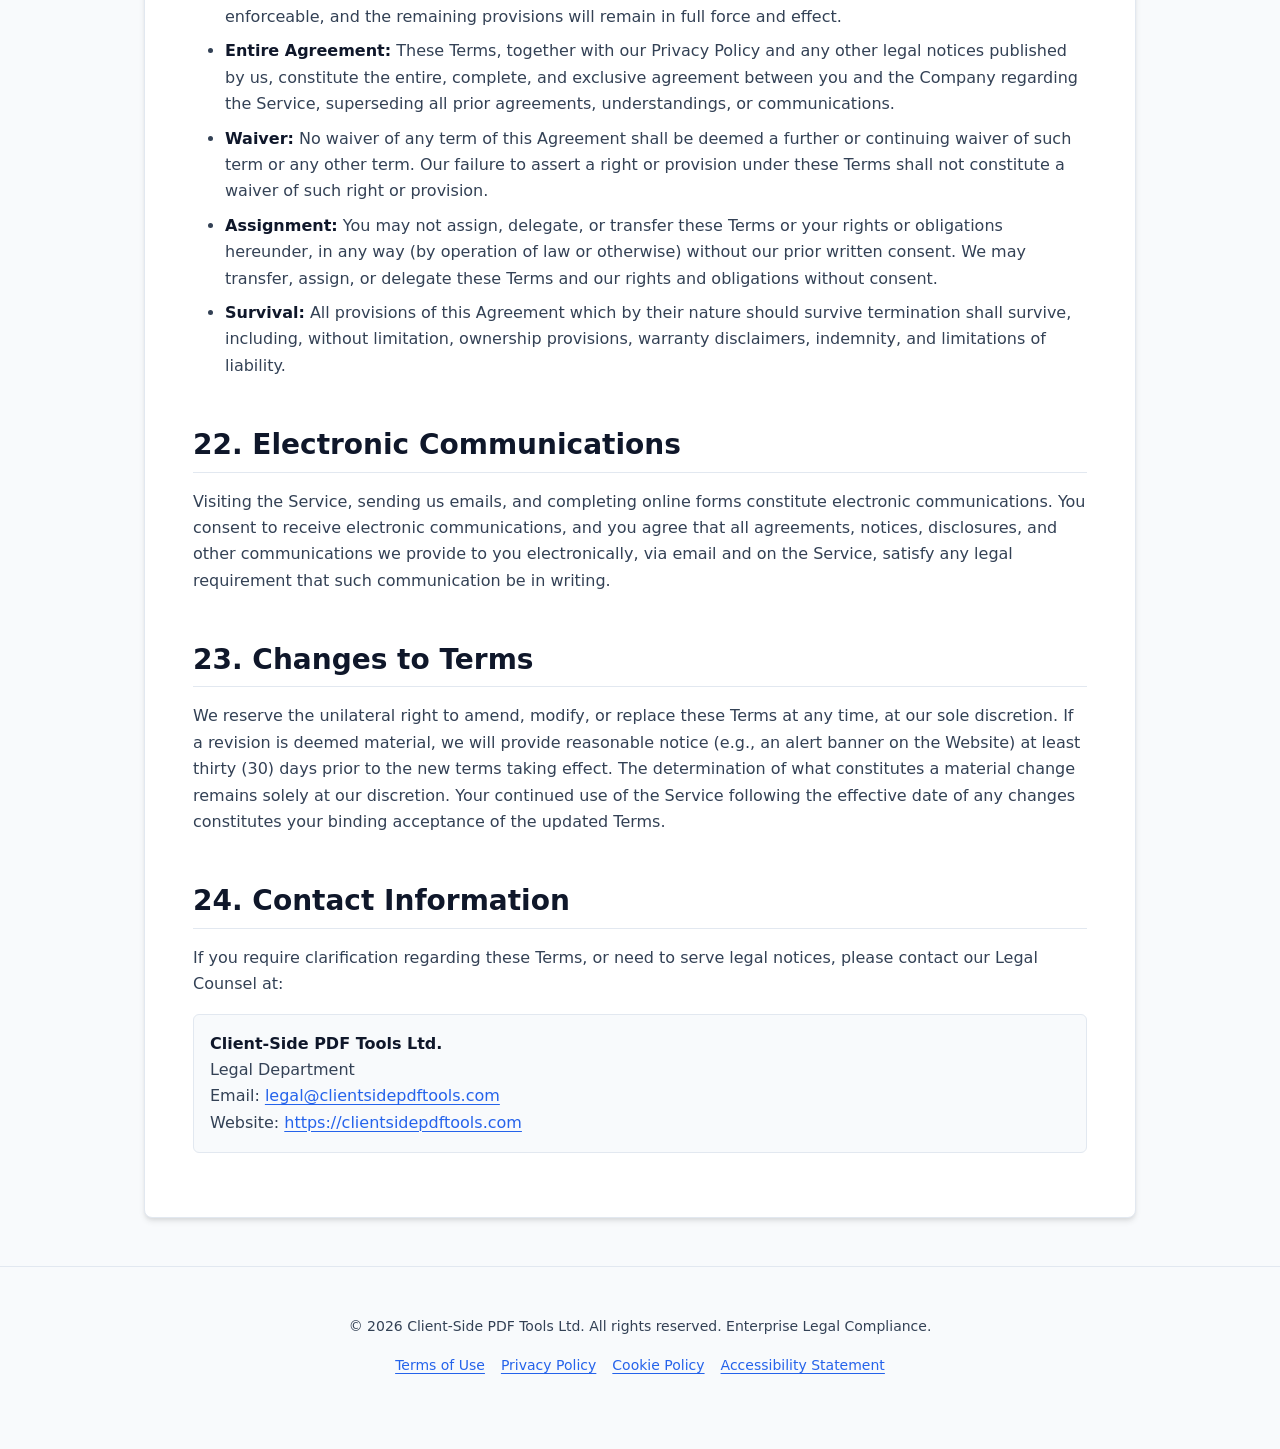
<file: terms-of-use.html>
<!DOCTYPE html>
<html lang="en" dir="ltr">
<head>
    <meta charset="UTF-8">
    <meta name="viewport" content="width=device-width, initial-scale=1.0, minimum-scale=1.0">
    <title>Terms of Use | Enterprise Legal Agreement | Client-Side PDF Tools</title>
    <meta name="description" content="Read the comprehensive Terms of Use for Client-Side PDF Tools. Review our local client-side processing policies, user responsibilities, and intellectual property rights.">
    <meta name="robots" content="index, follow, max-image-preview:large, max-snippet:-1, max-video-preview:-1">
    <meta name="theme-color" content="#ffffff" media="(prefers-color-scheme: light)">
    <meta name="theme-color" content="#0f172a" media="(prefers-color-scheme: dark)">
    <meta name="author" content="Client-Side PDF Tools Ltd.">
    
    <link rel="canonical" href="https://clientsidepdftools.com/terms-of-use">
    <link rel="alternate" hreflang="en" href="https://clientsidepdftools.com/terms-of-use">
    <link rel="alternate" hreflang="x-default" href="https://clientsidepdftools.com/terms-of-use">

    <meta property="og:title" content="Terms of Use | Client-Side PDF Tools">
    <meta property="og:description" content="Review our Terms of Use, acceptable use policy, and enterprise-grade guidelines for utilizing our 100% local client-side PDF processing services.">
    <meta property="og:url" content="https://clientsidepdftools.com/terms-of-use">
    <meta property="og:type" content="website">
    <meta property="og:site_name" content="Client-Side PDF Tools">
    <meta property="og:locale" content="en_US">
    
    <meta name="twitter:card" content="summary_large_image">
    <meta name="twitter:title" content="Terms of Use | Client-Side PDF Tools">
    <meta name="twitter:description" content="Review our Terms of Use, acceptable use policy, and enterprise-grade guidelines for utilizing our 100% local client-side PDF processing services.">
    <meta name="twitter:site" content="@ClientSidePDF">

    <script type="application/ld+json">
    {
      "@context": "https://schema.org",
      "@graph": [
        {
          "@type": "Organization",
          "@id": "https://clientsidepdftools.com/#organization",
          "name": "Client-Side PDF Tools Ltd.",
          "url": "https://clientsidepdftools.com",
          "logo": {
            "@type": "ImageObject",
            "url": "https://clientsidepdftools.com/logo.png"
          },
          "contactPoint": {
            "@type": "ContactPoint",
            "email": "legal@clientsidepdftools.com",
            "contactType": "Legal and Privacy Support",
            "availableLanguage": "English"
          }
        },
        {
          "@type": "WebSite",
          "@id": "https://clientsidepdftools.com/#website",
          "url": "https://clientsidepdftools.com",
          "name": "Client-Side PDF Tools",
          "publisher": {
            "@id": "https://clientsidepdftools.com/#organization"
          },
          "potentialAction": {
            "@type": "SearchAction",
            "target": "https://clientsidepdftools.com/search?q={search_term_string}",
            "query-input": "required name=search_term_string"
          }
        },
        {
          "@type": "WebPage",
          "@id": "https://clientsidepdftools.com/terms-of-use#webpage",
          "url": "https://clientsidepdftools.com/terms-of-use",
          "inLanguage": "en-US",
          "name": "Terms of Use",
          "isPartOf": {
            "@id": "https://clientsidepdftools.com/#website"
          },
          "datePublished": "2026-06-30T00:00:00+00:00",
          "dateModified": "2026-06-30T00:00:00+00:00",
          "description": "Enterprise-grade Terms of Use governing the access and utilization of Client-Side PDF Tools.",
          "breadcrumb": {
            "@id": "https://clientsidepdftools.com/terms-of-use#breadcrumb"
          }
        },
        {
          "@type": "BreadcrumbList",
          "@id": "https://clientsidepdftools.com/terms-of-use#breadcrumb",
          "itemListElement": [
            {
              "@type": "ListItem",
              "position": 1,
              "name": "Home",
              "item": "https://clientsidepdftools.com/"
            },
            {
              "@type": "ListItem",
              "position": 2,
              "name": "Legal",
              "item": "https://clientsidepdftools.com/legal"
            },
            {
              "@type": "ListItem",
              "position": 3,
              "name": "Terms of Use"
            }
          ]
        },
        {
          "@type": "FAQPage",
          "@id": "https://clientsidepdftools.com/terms-of-use#faq",
          "mainEntity": [
            {
              "@type": "Question",
              "name": "Are my PDF files uploaded to your servers?",
              "acceptedAnswer": {
                "@type": "Answer",
                "text": "No. All PDF processing occurs 100% locally on your device within your web browser. We never intentionally upload, store, or transmit your files."
              }
            },
            {
              "@type": "Question",
              "name": "Do I retain ownership of my processed documents?",
              "acceptedAnswer": {
                "@type": "Answer",
                "text": "Yes. You retain full intellectual property rights and ownership over all User Content and files processed using our local client-side tools."
              }
            }
          ]
        }
      ]
    }
    </script>

    <style>
        /* CSS Variables for Light/Dark Mode & Theming */
        :root {
            --bg-color: #f8fafc;
            --surface-color: #ffffff;
            --text-primary: #0f172a;
            --text-secondary: #334155;
            --text-muted: #64748b;
            --border-color: #e2e8f0;
            --link-color: #2563eb;
            --link-hover: #1e40af;
            --focus-ring: #fbbf24;
            --header-bg: #0f172a;
            --header-text: #ffffff;
            --alert-bg: #eff6ff;
            --alert-border: #bfdbfe;
            --alert-text: #1e3a8a;
            --font-sans: 'Inter', system-ui, -apple-system, BlinkMacSystemFont, "Segoe UI", Roboto, "Helvetica Neue", Arial, sans-serif;
            --container-width: 1024px;
            --spacing-xs: 0.25rem;
            --spacing-sm: 0.5rem;
            --spacing-md: 1rem;
            --spacing-lg: 2rem;
            --spacing-xl: 3rem;
            --radius-md: 0.375rem;
            --radius-lg: 0.5rem;
            --shadow-sm: 0 1px 2px 0 rgba(0, 0, 0, 0.05);
            --shadow-md: 0 4px 6px -1px rgba(0, 0, 0, 0.1), 0 2px 4px -1px rgba(0, 0, 0, 0.06);
            --transition-speed: 0.2s;
        }

        @media (prefers-color-scheme: dark) {
            :root {
                --bg-color: #020617;
                --surface-color: #0f172a;
                --text-primary: #f8fafc;
                --text-secondary: #cbd5e1;
                --text-muted: #94a3b8;
                --border-color: #1e293b;
                --link-color: #60a5fa;
                --link-hover: #93c5fd;
                --focus-ring: #fbbf24;
                --header-bg: #020617;
                --header-text: #f8fafc;
                --alert-bg: #172554;
                --alert-border: #1e3a8a;
                --alert-text: #bfdbfe;
            }
        }

        /* CSS Reset & Base */
        *, *::before, *::after {
            box-sizing: border-box;
            margin: 0;
            padding: 0;
        }

        html {
            scroll-behavior: smooth;
        }

        body {
            font-family: var(--font-sans);
            background-color: var(--bg-color);
            color: var(--text-primary);
            line-height: 1.65;
            font-size: 16px;
            -webkit-font-smoothing: antialiased;
            -moz-osx-font-smoothing: grayscale;
        }

        /* Accessibility: Skip Link & Focus States */
        .skip-link {
            position: absolute;
            top: -50px;
            left: 0;
            background: var(--link-color);
            color: #ffffff;
            padding: var(--spacing-sm) var(--spacing-md);
            z-index: 9999;
            text-decoration: none;
            font-weight: 600;
            transition: top var(--transition-speed) ease;
        }

        .skip-link:focus {
            top: 0;
        }

        :focus-visible {
            outline: 3px solid var(--focus-ring);
            outline-offset: 2px;
            border-radius: 2px;
        }

        /* Typography */
        h1, h2, h3, h4, h5, h6 {
            color: var(--text-primary);
            font-weight: 700;
            line-height: 1.3;
            margin-top: var(--spacing-xl);
            margin-bottom: var(--spacing-md);
        }

        h1 { font-size: 2.5rem; margin-top: 0; }
        h2 { font-size: 1.75rem; border-bottom: 1px solid var(--border-color); padding-bottom: var(--spacing-sm); }
        h3 { font-size: 1.25rem; margin-top: var(--spacing-lg); }
        h4 { font-size: 1.1rem; margin-top: var(--spacing-md); }
        
        p, ul, ol, dl, address {
            margin-bottom: var(--spacing-md);
            color: var(--text-secondary);
        }

        ul, ol {
            padding-left: var(--spacing-lg);
        }

        li {
            margin-bottom: var(--spacing-sm);
        }

        strong, b {
            font-weight: 600;
            color: var(--text-primary);
        }

        a {
            color: var(--link-color);
            text-decoration: underline;
            text-decoration-thickness: 1px;
            text-underline-offset: 3px;
            transition: color var(--transition-speed) ease, text-decoration-color var(--transition-speed) ease;
        }

        a:hover, a:active {
            color: var(--link-hover);
            text-decoration-color: var(--link-hover);
        }

        /* Layout & Containers */
        header[role="banner"] {
            background-color: var(--header-bg);
            color: var(--header-text);
            padding: var(--spacing-md) 0;
            border-bottom: 1px solid var(--border-color);
            position: sticky;
            top: 0;
            z-index: 1000;
        }

        .container {
            max-width: var(--container-width);
            margin: 0 auto;
            padding: 0 var(--spacing-md);
        }

        .header-inner {
            display: flex;
            justify-content: space-between;
            align-items: center;
            flex-wrap: wrap;
            gap: var(--spacing-md);
        }

        .logo {
            font-size: 1.5rem;
            font-weight: 800;
            color: var(--header-text);
            text-decoration: none;
            letter-spacing: -0.025em;
        }

        nav[aria-label="Main Navigation"] ul {
            list-style: none;
            display: flex;
            gap: var(--spacing-lg);
            margin: 0;
            padding: 0;
        }

        nav[aria-label="Main Navigation"] a {
            color: var(--header-text);
            text-decoration: none;
            font-weight: 500;
        }

        nav[aria-label="Main Navigation"] a:hover {
            text-decoration: underline;
        }

        main[role="main"] {
            background-color: var(--surface-color);
            padding: var(--spacing-xl);
            border-radius: var(--radius-lg);
            box-shadow: var(--shadow-md);
            margin: var(--spacing-lg) auto;
            border: 1px solid var(--border-color);
        }

        /* Document Specific Styles */
        .document-header {
            margin-bottom: var(--spacing-xl);
        }

        .meta-box {
            background-color: var(--alert-bg);
            border: 1px solid var(--alert-border);
            color: var(--alert-text);
            padding: var(--spacing-md);
            border-radius: var(--radius-md);
            font-size: 0.95rem;
            margin-bottom: var(--spacing-lg);
        }

        .meta-box p {
            color: inherit;
            margin-bottom: var(--spacing-xs);
        }
        .meta-box p:last-child {
            margin-bottom: 0;
        }

        .legal-notice {
            text-transform: uppercase;
            font-weight: 700;
            letter-spacing: 0.05em;
            font-size: 0.85rem;
        }

        address {
            font-style: normal;
            background: var(--bg-color);
            padding: var(--spacing-md);
            border-radius: var(--radius-md);
            border: 1px solid var(--border-color);
        }

        /* Footer */
        footer[role="contentinfo"] {
            text-align: center;
            padding: var(--spacing-xl) var(--spacing-md);
            color: var(--text-muted);
            border-top: 1px solid var(--border-color);
            margin-top: var(--spacing-xl);
            font-size: 0.875rem;
        }

        footer nav ul {
            list-style: none;
            display: flex;
            justify-content: center;
            flex-wrap: wrap;
            gap: var(--spacing-md);
            margin-top: var(--spacing-md);
            padding: 0;
        }

        /* Responsive Design */
        @media (max-width: 768px) {
            h1 { font-size: 2rem; }
            h2 { font-size: 1.5rem; }
            main[role="main"] { padding: var(--spacing-lg) var(--spacing-md); margin: var(--spacing-md); }
            nav[aria-label="Main Navigation"] ul { flex-direction: column; gap: var(--spacing-sm); }
            .header-inner { flex-direction: column; align-items: flex-start; }
        }

        /* Print Styles */
        @media print {
            body { background: none; color: #000; font-size: 12pt; }
            header, footer, .skip-link { display: none; }
            main[role="main"] { box-shadow: none; border: none; padding: 0; margin: 0; }
            a { text-decoration: none; color: #000; }
            h2, h3 { page-break-after: avoid; }
            p, li { page-break-inside: avoid; }
            .meta-box { border: 1px solid #000; color: #000; background: none; }
        }
    </style>
</head>
<body>

    <a href="#main-content" class="skip-link">Skip to main content</a>

    <header role="banner">
        <div class="container header-inner">
            <a href="https://clientsidepdftools.com" class="logo" aria-label="Client-Side PDF Tools Homepage">Client-Side PDF Tools</a>
            <nav aria-label="Main Navigation">
                <ul>
                    <li><a href="https://clientsidepdftools.com/">Home</a></li>
                    <li><a href="https://clientsidepdftools.com/privacy-policy">Privacy Policy</a></li>
                    <li><a href="https://clientsidepdftools.com/contact">Contact Support</a></li>
                </ul>
            </nav>
        </div>
    </header>

    <div class="container">
        <main id="main-content" role="main" aria-labelledby="doc-title">
            <article>
                <header class="document-header">
                    <h1 id="doc-title">Terms of Use</h1>
                    <div class="meta-box" role="region" aria-label="Document Metadata">
                        <p><strong>Effective Date:</strong> June 30, 2026</p>
                        <p><strong>Last Updated:</strong> June 30, 2026</p>
                        <p><strong>Document Version:</strong> 2.1.0 (Enterprise Review)</p>
                        <p class="legal-notice" style="margin-top: 1rem;">Please read these Terms of Use carefully. They contain important information regarding your legal rights, remedies, and obligations, including a binding arbitration agreement and class action waiver.</p>
                    </div>
                </header>

                <section aria-labelledby="acceptance-of-terms">
                    <h2 id="acceptance-of-terms">1. Acceptance of Terms</h2>
                    <p>These Terms of Use ("Terms", "Agreement") constitute a legally binding contract entered into between you (whether personally, on behalf of an entity, or via automated means) ("User", "you", "your") and Client-Side PDF Tools Ltd. ("Company", "we", "us", or "our"). This Agreement governs your access to and use of the website located at https://clientsidepdftools.com, alongside any related applications, client-side scripts, and APIs (collectively, the "Service").</p>
                    <p>By accessing, browsing, or utilizing the Service in any capacity, you acknowledge that you have read, understood, and unconditionally agree to be bound by all the terms, conditions, and policies set forth herein. If you do not agree with all of these Terms, you are expressly prohibited from using the Service and must discontinue access immediately.</p>
                </section>

                <section aria-labelledby="eligibility">
                    <h2 id="eligibility">2. Eligibility</h2>
                    <p>Access to the Service is restricted to individuals who possess the legal capacity to form a binding contract. By accessing the Service, you represent and warrant that you are at least eighteen (18) years of age, or the age of legal majority in your applicable jurisdiction. If you are accepting these Terms on behalf of a corporation, government entity, or other legal entity, you represent and warrant that you have the requisite authority to bind such entity to these Terms.</p>
                </section>

                <section aria-labelledby="definitions">
                    <h2 id="definitions">3. Definitions</h2>
                    <ul>
                        <li><strong>"Client-Side Processing"</strong> signifies that all computational operations execute entirely within the localized environment of the User's web browser, utilizing the User's proprietary hardware resources, without transmitting file payloads to remote servers.</li>
                        <li><strong>"User Content"</strong> encompasses any documents, texts, images, PDF files, or data inputs that a User loads, manipulates, or generates using the Service.</li>
                        <li><strong>"Malicious Code"</strong> means viruses, worms, time bombs, Trojan horses, and other harmful or malicious code, files, scripts, agents, or programs.</li>
                    </ul>
                </section>

                <section aria-labelledby="scope-of-services">
                    <h2 id="scope-of-services">4. Scope of Services & Client-Side Processing Disclaimer</h2>
                    <p>We provide a specialized suite of browser-based tools designed to manipulate, merge, split, view, and edit Portable Document Format (PDF) files. <strong>Our infrastructure is strictly architected upon a 100% client-side execution model.</strong></p>
                    
                    <h3 id="local-device-limitations">4.1 Local Processing and Device Limitations</h3>
                    <p>Files remain exclusively on your local device. Our application loads the necessary JavaScript libraries into your browser, and all subsequent file operations occur locally. Your files are never intentionally uploaded, transferred, or stored on our enterprise servers.</p>
                    <p>Because processing relies on your machine, performance is directly contingent upon your Local Device Limitations, specifically your available Random Access Memory (RAM), Central Processing Unit (CPU) speed, and browser architecture.</p>

                    <h3 id="large-file-unsupported">4.2 Large File Processing & Unsupported File Disclaimers</h3>
                    <p>Browser memory is temporary and inherently restricted by the browser's executable sandbox limits (e.g., V8 engine memory limits). Processing large PDF files, documents with high-resolution images, or heavily encrypted files may exceed these limits, resulting in browser crashes, tab freezing, or out-of-memory errors. The Company accepts no liability for such interruptions.</p>
                    <p>We do not guarantee compatibility with all PDF structural variants. Malformed, non-standard, heavily encrypted, or corrupted files may be unsupported and fail to process.</p>

                    <h3 id="download-backup-responsibility">4.3 Download and Backup Responsibility</h3>
                    <p>You are solely responsible for saving and downloading your processed User Content before closing the browser tab or navigating away from the Service. As we do not hold your files, navigating away will result in the immediate and unrecoverable loss of the processed data in your browser's temporary memory. <strong>You are explicitly required to maintain local backups of all original documents prior to using the Service. We bear absolutely no responsibility for data loss, corruption, or destruction resulting from browser crashes, device failures, or user error.</strong></p>
                </section>

                <section aria-labelledby="user-responsibilities">
                    <h2 id="user-responsibilities">5. User Responsibilities & Acceptable Use Policy</h2>
                    <p>You are granted a limited, non-exclusive, non-transferable, and revocable license to access and use the Service strictly in accordance with this Agreement. You assume full responsibility for all activities, legal compliance, and consequences arising from your usage of the Service.</p>
                </section>

                <section aria-labelledby="prohibited-activities">
                    <h2 id="prohibited-activities">6. Prohibited Activities</h2>
                    <p>To maintain the integrity and security of the Service, you strictly agree NOT to engage in any of the following Prohibited Activities:</p>
                    <ul>
                        <li><strong>Illegal Activities:</strong> Using the Service for any purpose that violates applicable local, state, national, or international laws, regulations, or treaties.</li>
                        <li><strong>Intellectual Property Infringement:</strong> Processing, modifying, distributing, or forging User Content in a manner that misappropriates or infringes upon the copyright, trademark, patent, trade secret, or privacy rights of any third party.</li>
                        <li><strong>Malware and Abuse:</strong> Utilizing the Service to distribute Malicious Code, phishing scams, or fraudulent materials.</li>
                        <li><strong>Automated Extraction & Bot Attacks:</strong> Deploying automated systems, scrapers, headless browsers, spiders, or bots to access, scrape, or manipulate the Service, bypassing intended UI interactions.</li>
                        <li><strong>Reverse Engineering:</strong> Attempting to decompile, reverse engineer, disassemble, or derive the source code, proprietary algorithms, or underlying architecture of the Service.</li>
                        <li><strong>Security Circumvention:</strong> Probing, scanning, or testing the vulnerability of the Service infrastructure, or breaching security, authentication, or Client-Side execution limitations without explicit written authorization.</li>
                        <li><strong>Denial of Service (DoS):</strong> Intentionally imposing an unreasonable load on our infrastructure or attempting to disrupt the delivery of the Service web assets.</li>
                    </ul>
                </section>

                <section aria-labelledby="intellectual-property">
                    <h2 id="intellectual-property">7. Intellectual Property Rights</h2>
                    <p>Unless otherwise indicated, the Service is our proprietary property. All source code, databases, functionality, software, website designs, audio, video, text, photographs, graphics, icons, and branding (collectively, the "Company Content"), as well as the trademarks, service marks, and logos contained therein, are owned or controlled by us or licensed to us. They are protected by copyright and trademark laws of the United States, international copyright treaties, and other intellectual property rights. No part of the Service or Company Content may be copied, reproduced, aggregated, republished, uploaded, publicly displayed, encoded, translated, transmitted, distributed, sold, licensed, or otherwise exploited for any commercial purpose whatsoever without our express prior written permission.</p>
                </section>

                <section aria-labelledby="user-content-ownership">
                    <h2 id="user-content-ownership">8. User Content Ownership</h2>
                    <p>Due to the client-side nature of our architecture, we do not claim ownership, access, or licensing rights to your User Content. You retain 100% of the intellectual property rights to the documents you process locally. We do not monitor, review, harvest, or utilize your User Content for training AI models, marketing, or any other purpose.</p>
                </section>

                <section aria-labelledby="copyright-dmca">
                    <h2 id="copyright-dmca">9. Copyright & DMCA Policy</h2>
                    <p>We respect the intellectual property rights of others. Since User Content is never transmitted to or hosted on our servers, we generally cannot execute takedowns of specific processed files. However, if you believe that any material natively hosted on our domain (e.g., blog posts, site text, UI elements) infringes upon any copyright which you own or control, you may submit a notification pursuant to the Digital Millennium Copyright Act (DMCA) to our designated Copyright Agent at legal@clientsidepdftools.com.</p>
                </section>

                <section aria-labelledby="security-practices">
                    <h2 id="security-practices">10. Security Practices & Client-Side Execution</h2>
                    <p>We implement enterprise-grade security protocols to protect the delivery of our application to your browser. These practices include, but are not limited to:</p>
                    <ul>
                        <li><strong>Transport Layer Security (TLS/HTTPS):</strong> All connections to our domain are encrypted in transit to prevent interception.</li>
                        <li><strong>Security Headers:</strong> We enforce strict Content Security Policy (CSP), Strict-Transport-Security (HSTS), X-Content-Type-Options, X-Frame-Options, Permissions Policy, and Referrer Policy to mitigate cross-site scripting (XSS), clickjacking, and unauthorized resource loading.</li>
                        <li><strong>Browser Sandboxing:</strong> All JavaScript execution is confined within the strict security sandbox of modern web browsers, preventing unauthorized read/write access to your local file system beyond the specific files you explicitly select for processing.</li>
                    </ul>
                    <p>While we secure the delivery mechanism, the ultimate security of the processed files depends entirely on the operational security of your local machine, operating system, and web browser. We do not warrant protection against malware residing on your local device.</p>
                </section>

                <section aria-labelledby="third-party-services-adsense">
                    <h2 id="third-party-services-adsense">11. Third-Party Services & Google AdSense Disclosure</h2>
                    <p>The Service may contain links to third-party websites or services that are not owned or controlled by the Company. Furthermore, to provide this Service free of charge, we participate in third-party advertising networks, specifically <strong>Google AdSense</strong> and its approved third-party vendors.</p>
                    
                    <h3 id="google-ads-compliance">11.1 Advertising, Cookies, and Compliance</h3>
                    <p>In strict compliance with Google AdSense Publisher Policies, the Google EU User Consent Policy, and applicable privacy frameworks (including GDPR, UK GDPR, CCPA, CPRA, and LGPD), we disclose the following:</p>
                    <ul>
                        <li><strong>Use of Cookies:</strong> Google and its third-party vendors utilize cookies and web beacons to serve advertisements based on a user's prior visits to our Service or other websites across the Internet.</li>
                        <li><strong>Personalized Ads & Non-Personalized Ads:</strong> Depending on your location and consent status, ads may be personalized or non-personalized. Personalized ads use your data to tailor the advertising experience.</li>
                        <li><strong>Consent Mode v2:</strong> For users within the European Economic Area (EEA), the UK, and regions requiring explicit consent, we deploy a verified Consent Management Platform (CMP) integrating Google Consent Mode v2. You retain full control to grant, deny, or withdraw consent for personalized advertising and non-essential cookies.</li>
                        <li><strong>Opt-Out Rights:</strong> Users may opt out of personalized advertising by visiting <a href="https://myadcenter.google.com/" target="_blank" rel="noopener noreferrer">Google Ads Settings</a> or by utilizing opt-out tools such as <a href="https://aboutads.info" target="_blank" rel="noopener noreferrer">aboutads.info</a>.</li>
                    </ul>
                </section>

                <section aria-labelledby="privacy-cookies">
                    <h2 id="privacy-cookies">12. Privacy Policy & Cookies Reference</h2>
                    <p>Your privacy is of utmost importance to us. This Agreement explicitly incorporates our <a href="https://clientsidepdftools.com/privacy-policy">Privacy Policy</a> and <a href="https://clientsidepdftools.com/cookie-policy">Cookie Policy</a> by reference. These policies detail our data collection practices, your rights regarding personal data, and our use of tracking technologies. By accessing the Service, you acknowledge and agree to the data practices described in those documents.</p>
                </section>

                <section aria-labelledby="ai-generated-disclaimer">
                    <h2 id="ai-generated-disclaimer">13. AI Generated Content Disclaimer</h2>
                    <p>To the extent the Service incorporates any Artificial Intelligence (AI) algorithms, large language models (LLMs), or optical character recognition (OCR) functionalities (whether executed client-side via WebAssembly or otherwise) to summarize, translate, or extract text from your User Content, the output is provided "AS IS". AI-generated outputs may be inaccurate, incomplete, or misleading. The Company disclaims any liability for decisions made based upon AI-generated content.</p>
                </section>

                <section aria-labelledby="service-availability">
                    <h2 id="service-availability">14. Service Availability & Maintenance Windows</h2>
                    <p>We endeavor to provide a reliable Service; however, we do not guarantee continuous, uninterrupted, or error-free operability. We reserve the right to perform scheduled maintenance, apply emergency patches, or completely suspend or terminate the Service without prior notice. Browser compatibility changes, web standard deprecations, or infrastructure outages may temporarily or permanently impair Service availability.</p>
                </section>

                <section aria-labelledby="disclaimer-of-warranties">
                    <h2 id="disclaimer-of-warranties">15. No Warranty & Disclaimer of Accuracy</h2>
                    <p>THE SERVICE AND ALL RELATED COMPONENTS ARE PROVIDED ON AN "AS IS" AND "AS AVAILABLE" BASIS, WITHOUT WARRANTIES OF ANY KIND, EITHER EXPRESS, IMPLIED, STATUTORY, OR OTHERWISE. TO THE MAXIMUM EXTENT PERMITTED BY APPLICABLE LAW, THE COMPANY EXPRESSLY DISCLAIMS ALL WARRANTIES, INCLUDING, BUT NOT LIMITED TO, IMPLIED WARRANTIES OF MERCHANTABILITY, FITNESS FOR A PARTICULAR PURPOSE, TITLE, NON-INFRINGEMENT, AND ACCURACY.</p>
                    <p>We do not warrant that the Service will meet your specific requirements, that the PDF outputs will perfectly preserve vector graphics, complex formatting, or proprietary font encodings, or that the Service will operate safely in combination with any other hardware or software.</p>
                </section>

                <section aria-labelledby="limitation-of-liability">
                    <h2 id="limitation-of-liability">16. Limitation of Liability</h2>
                    <p>TO THE MAXIMUM EXTENT PERMITTED BY APPLICABLE JURISDICTION, IN NO EVENT SHALL CLIENT-SIDE PDF TOOLS LTD., ITS AFFILIATES, DIRECTORS, EMPLOYEES, AGENTS, LICENSORS, OR PARTNERS BE LIABLE FOR ANY INDIRECT, INCIDENTAL, SPECIAL, CONSEQUENTIAL, PUNITIVE, OR EXEMPLARY DAMAGES. THIS INCLUDES, BUT IS NOT LIMITED TO, DAMAGES FOR LOSS OF PROFITS, REVENUES, GOODWILL, USE, DATA, OR OTHER INTANGIBLE LOSSES, ARISING OUT OF OR RELATING TO:</p>
                    <ul>
                        <li>Your access to, use of, or inability to access or use the Service;</li>
                        <li>Any unauthorized access to or alteration of your local files, transmissions, or data;</li>
                        <li>Browser crashes resulting in the loss of unsaved User Content;</li>
                        <li>Any actions taken by third parties through the Service.</li>
                    </ul>
                    <p>In no event shall our total, aggregate liability to you for all damages, losses, and causes of action—whether in contract, tort (including negligence), or otherwise—exceed the greater of fifty United States Dollars ($50.00 USD) or the total amount paid by you to us in the preceding six (6) months for the Service.</p>
                </section>

                <section aria-labelledby="indemnification">
                    <h2 id="indemnification">17. Indemnification</h2>
                    <p>You agree to defend, indemnify, and hold harmless Client-Side PDF Tools Ltd., its affiliates, and their respective officers, directors, employees, contractors, and agents from and against any and all claims, liabilities, damages, judgments, awards, losses, costs, expenses, or fees (including reasonable attorneys' fees) arising out of or relating to: (a) your violation of these Terms; (b) your User Content; (c) your violation of any third-party rights, including intellectual property or privacy rights; or (d) any illegal or prohibited activity conducted through your use of the Service.</p>
                </section>

                <section aria-labelledby="export-control">
                    <h2 id="export-control">18. Export Control & Sanctions Compliance</h2>
                    <p>You may not use or otherwise export or re-export the Service except as authorized by United States law and the laws of the jurisdiction in which the Service was obtained. In particular, but without limitation, the Service may not be exported or re-exported (a) into any U.S. embargoed countries or (b) to anyone on the U.S. Treasury Department's list of Specially Designated Nationals or the U.S. Department of Commerce Denied Person's List or Entity List. By using the Service, you represent and warrant that you are not located in any such country or on any such list.</p>
                </section>

                <section aria-labelledby="governing-law">
                    <h2 id="governing-law">19. Governing Law & International Users</h2>
                    <p>The Service is operated from facilities within the United States. We make no representation that the Service is appropriate or available for use in other locations. Those who access the Service from other jurisdictions do so on their own volition and are responsible for compliance with local laws.</p>
                    <p>This Agreement shall be governed by, construed, and enforced in accordance with the laws of the State of Delaware, United States, without regard to its conflict of law principles and excluding the UN Convention on Contracts for the International Sale of Goods.</p>
                </section>

                <section aria-labelledby="dispute-resolution">
                    <h2 id="dispute-resolution">20. Arbitration & Class Action Waiver</h2>
                    <p><strong>Please read this section carefully as it affects your legal rights, including your right to file a lawsuit in court.</strong></p>
                    <p>Any dispute, claim, or controversy arising out of or relating to these Terms or the breach, termination, enforcement, interpretation, or validity thereof, shall be determined by final and binding arbitration administered by the American Arbitration Association (AAA) under its Commercial Arbitration Rules, rather than in court. The seat of the arbitration shall be Wilmington, Delaware. The language to be used in the arbitral proceedings will be English.</p>
                    <p><strong>CLASS ACTION WAIVER:</strong> You and the Company agree that any proceedings to resolve disputes will be conducted only on an individual basis and not in a class, consolidated, or representative action. If for any reason a claim proceeds in court rather than in arbitration, we each waive any right to a jury trial.</p>
                </section>

                <section aria-labelledby="general-provisions">
                    <h2 id="general-provisions">21. General Provisions</h2>
                    <ul>
                        <li><strong>Force Majeure:</strong> We shall not be held liable for any delay or failure in performance resulting directly or indirectly from acts of nature, forces, or causes beyond our reasonable control, including internet failures, computer equipment failures, telecommunication failures, electrical power failures, strikes, labor disputes, riots, insurrections, civil disturbances, shortages of labor or materials, fires, floods, storms, explosions, acts of God, war, governmental actions, orders of domestic or foreign courts or tribunals.</li>
                        <li><strong>Severability:</strong> If any provision of these Terms is found by a court of competent jurisdiction to be invalid, illegal, or unenforceable, such provision shall be modified to the minimum extent necessary to make it enforceable, and the remaining provisions will remain in full force and effect.</li>
                        <li><strong>Entire Agreement:</strong> These Terms, together with our Privacy Policy and any other legal notices published by us, constitute the entire, complete, and exclusive agreement between you and the Company regarding the Service, superseding all prior agreements, understandings, or communications.</li>
                        <li><strong>Waiver:</strong> No waiver of any term of this Agreement shall be deemed a further or continuing waiver of such term or any other term. Our failure to assert a right or provision under these Terms shall not constitute a waiver of such right or provision.</li>
                        <li><strong>Assignment:</strong> You may not assign, delegate, or transfer these Terms or your rights or obligations hereunder, in any way (by operation of law or otherwise) without our prior written consent. We may transfer, assign, or delegate these Terms and our rights and obligations without consent.</li>
                        <li><strong>Survival:</strong> All provisions of this Agreement which by their nature should survive termination shall survive, including, without limitation, ownership provisions, warranty disclaimers, indemnity, and limitations of liability.</li>
                    </ul>
                </section>

                <section aria-labelledby="electronic-communications">
                    <h2 id="electronic-communications">22. Electronic Communications</h2>
                    <p>Visiting the Service, sending us emails, and completing online forms constitute electronic communications. You consent to receive electronic communications, and you agree that all agreements, notices, disclosures, and other communications we provide to you electronically, via email and on the Service, satisfy any legal requirement that such communication be in writing.</p>
                </section>

                <section aria-labelledby="changes-to-terms">
                    <h2 id="changes-to-terms">23. Changes to Terms</h2>
                    <p>We reserve the unilateral right to amend, modify, or replace these Terms at any time, at our sole discretion. If a revision is deemed material, we will provide reasonable notice (e.g., an alert banner on the Website) at least thirty (30) days prior to the new terms taking effect. The determination of what constitutes a material change remains solely at our discretion. Your continued use of the Service following the effective date of any changes constitutes your binding acceptance of the updated Terms.</p>
                </section>

                <section aria-labelledby="contact-information">
                    <h2 id="contact-information">24. Contact Information</h2>
                    <p>If you require clarification regarding these Terms, or need to serve legal notices, please contact our Legal Counsel at:</p>
                    <address>
                        <strong>Client-Side PDF Tools Ltd.</strong><br>
                        Legal Department<br>
                        Email: <a href="mailto:legal@clientsidepdftools.com">legal@clientsidepdftools.com</a><br>
                        Website: <a href="https://clientsidepdftools.com">https://clientsidepdftools.com</a>
                    </address>
                </section>

            </article>
        </main>
    </div>

    <footer role="contentinfo">
        <div class="container">
            <p>&copy; 2026 Client-Side PDF Tools Ltd. All rights reserved. Enterprise Legal Compliance.</p>
            <nav aria-label="Footer Legal Navigation">
                <ul>
                    <li><a href="https://clientsidepdftools.com/terms-of-use" aria-current="page">Terms of Use</a></li>
                    <li><a href="https://clientsidepdftools.com/privacy-policy">Privacy Policy</a></li>
                    <li><a href="https://clientsidepdftools.com/cookie-policy">Cookie Policy</a></li>
                    <li><a href="https://clientsidepdftools.com/accessibility-statement">Accessibility Statement</a></li>
                </ul>
            </nav>
        </div>
    </footer>

</body>
</html>
</file>
